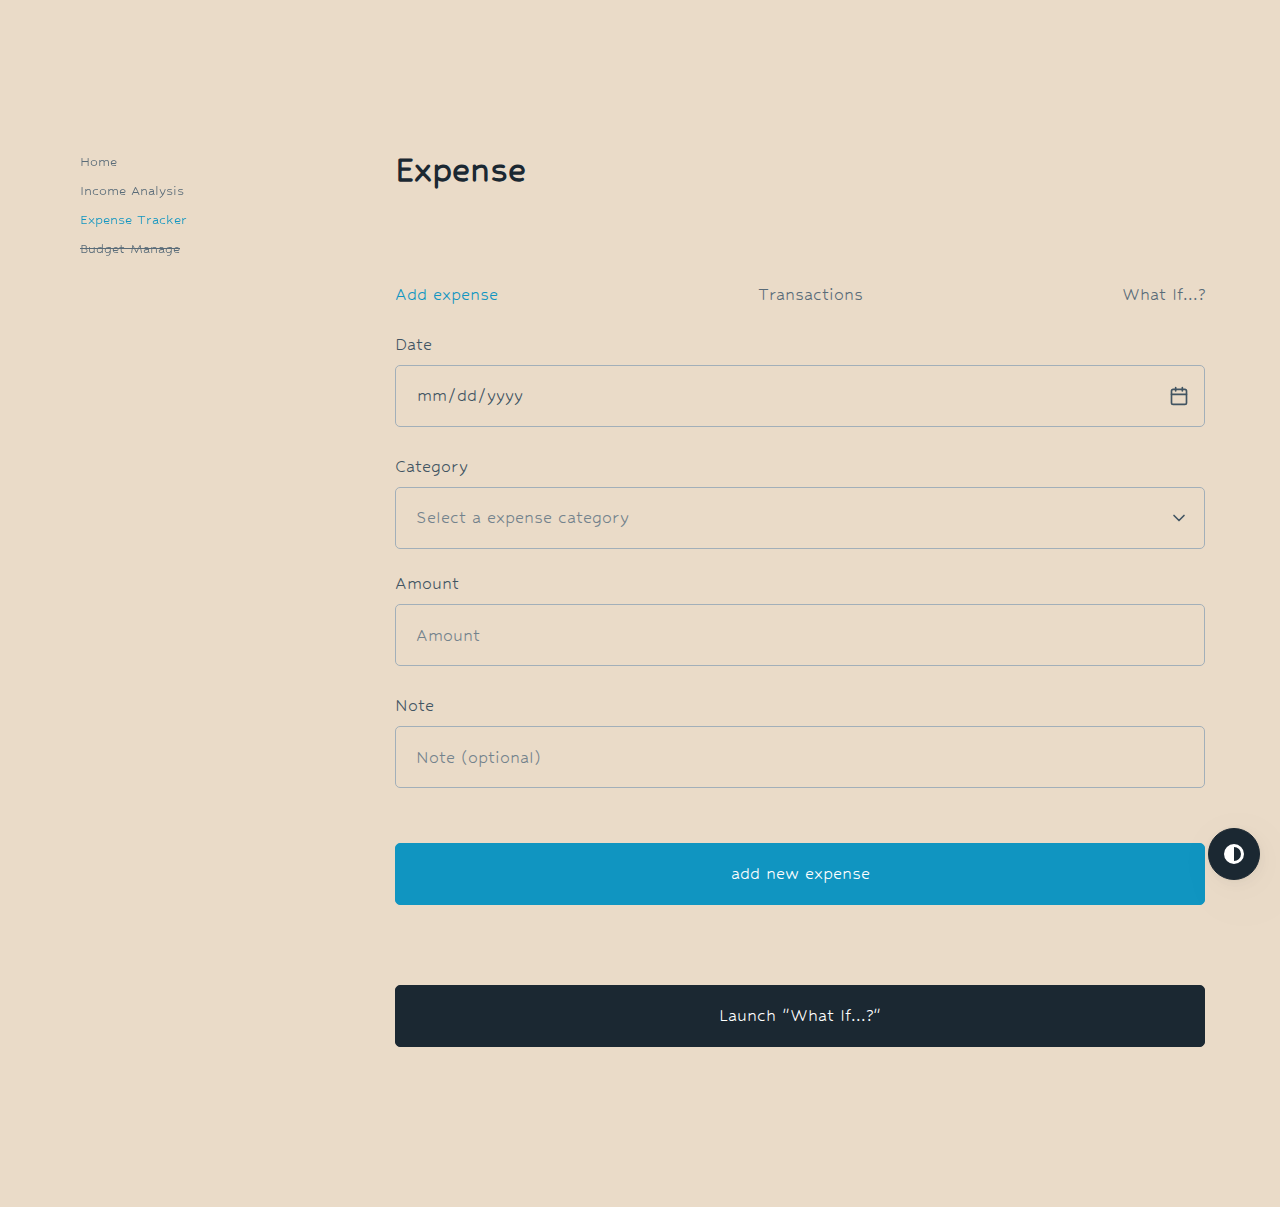
<file: frontend/src/expense.html>
<html lang="en">

<head>
    <meta charset="UTF-8">
    <meta name="viewport" content="width=device-width, initial-scale=1.0">
    <title>FinTra</title>
    <link href='https://fonts.googleapis.com/css?family=Hubballi' rel='stylesheet'>
    <link rel="stylesheet" href="css/pico.css">
    <link rel="stylesheet" href="css/pico.docs.css">
    <link rel="stylesheet" herf="css/switcher.css">
    <script src="js/themeswitcher.js" defer></script>
    <script src="js/expense.js" defer></script>
</head>

<body>
    <main class="container">
        <!-- Navigation Begin -->
        <aside>
            <nav>
                <ul>
                    <li>
                        <a href="/FinTra/frontend/src/index.html" class="secondary">Home</a>
                    </li>
                    <li>
                        <a href="/FinTra/frontend/src/income.html" class="secondary">Income Analysis</a>
                    </li>
                    <li>
                        <a href="/FinTra/frontend/src/expense.html">Expense Tracker</a>
                    </li>
                    <li>
                        <a class="secondary" aria-disabled="true"><s>Budget Manage</s></a>
                    </li>
                </ul>
            </nav>
        </aside>
        <!-- Navigation End -->
        <!-- Main Begin -->
        <div>
            <section>
                <hgroup>
                    <h1>Expense</h1>
                    <h2></h2>
                </hgroup>
                <nav>
                    <ul>
                        <li>
                            <a id="tabaddexpense">Add expense</a>
                        </li>
                    </ul>
                    <ul>
                        <li>
                            <a id="tabtransactions" class="secondary">Transactions</a>
                        </li>
                    </ul>
                    <ul>
                        <li>
                            <a id="tabwhatif" class="secondary">What If...?</a>
                        </li>
                    </ul>
                </nav>
                <!-- Add expense part Begin -->
                <section id="addexpense">
                    <form>
                        <label for="date">Date
                            <input type="date" id="date" name="date" required>
                        </label>

                        <label for="category">Category</label>
                        <select id="category" required>
                            <option value="" selected>Select a expense category</option>
                            <option value="">Expense</option>
                            <option value="">Spending</option>
                            <option value="">Transaction</option>
                        </select>

                        <label for="amount">Amount
                            <input type="number" id="amount" name="amount" placeholder="Amount" required>
                        </label>

                        <label for="note">Note
                            <input type="text" id="note" name="note" placeholder="Note (optional)">
                            <small></small>
                        </label>
                        <br>

                        <button type="submit">add new expense</button>
                    </form>
                </section>
                <!-- Add expense part End -->
                <!-- Transactions part Begin -->
                <section id="transactions" hidden>
                    <!--  -->
                </section>
                <!-- Transactions part End -->
                <!-- What If...? part Begin -->
                <section id="whatif">
                    <button class="contrast" data-target="modal-example" onClick="toggleModal(event)">
                        Launch "What If...?"
                    </button>
                </section>
                <!-- What If...? part End -->
            </section>
        </div>
        <!-- Main End -->
    </main>

    <!-- Modal for the "What If...?" -->
    <script src="js/modal.js"></script>
    <dialog id="modal-example">
        <article>
            <a herf="#close" aria-label="Close" class="close" data-target="modal-example"
                onclick="toggleModal(event)"></a>
            <h3>What If...?</h3>
            <p>ddd</p>
            <footer>
                <a href="#cancel" role="button" class="secondary" data-target="modal-example"
                    onclick="toggleModal(event)">
                    Cancel
                </a>
                <a href="#confirm" role="button" data-target="modal-example" onclick="toggleModal(event)">
                    Confirm
                </a>
            </footer>
        </article>
    </dialog>
    <script type="text/javascript">
        const btn_whatif = document.getElementById("whatif").querySelector("button");
        const p_whatif = document.getElementById("modal-example").querySelector("p");

        function update_p() {
            p_whatif.innerText = Math.floor(Math.random() * 10) % 2 != 1
                ? `Congrats! You won a lottery worth 50.000,00. \nHow would you deal with it?`
                : `Oh, you have to pay for unexpected tax of 10.000,00. \nHow would you deal with it?`;
        }

        btn_whatif.addEventListener("click", update_p);
    </script>

    <script src="js/pocketbase.umd.js"></script>
    <script type="text/javascript">
        const pb = new PocketBase("https://pb-fintra.fly.dev/");

        async function show_expense() {
            const records = await pb.collection('transactions').getFullList({
                sort: '-date',
            });
            const records_expense = records.filter((record) => record.inout === "expense");

            const total_expense = records_expense.reduce(
                (accumulator, currentValue) => accumulator + currentValue.amount, 0,
            );

            console.log(records_expense);

            records_expense.forEach((record) => {
                let section = document.createElement("section");
                section.innerHTML = `<span><strong>${record.inout.toUpperCase()}\)</strong></span><br><span>\> ${record.category}${record.source}</span> | <span>$ ${record.amount}</span> | <small>${record.date.substring(0, 10)}</small> : ${record.note}`;
                document.querySelector("section #transactions").appendChild(section);
            })
        }
        show_expense();

        const expenseForm = document.getElementById("addexpense").querySelector("form");

        async function handleExpenseSubmit(event) {
            event.preventDefault();
            console.log(event);
            t = event;

            const data = {
                "inout": "expense",
                "date": event.srcElement[0].value,
                "category": event.srcElement[1].selectedOptions[0].label.toLowerCase(),
                "amount": parseInt(event.srcElement[2].value, 10),
                "note": event.srcElement[3].value,
            };
            console.log(data);

            const record = await pb.collection('transactions').create(data);

            location.assign("/FinTra/frontend/src/expense.html");
        }

        expenseForm.addEventListener("submit", handleExpenseSubmit);
    </script>
</body>

</html>
</file>
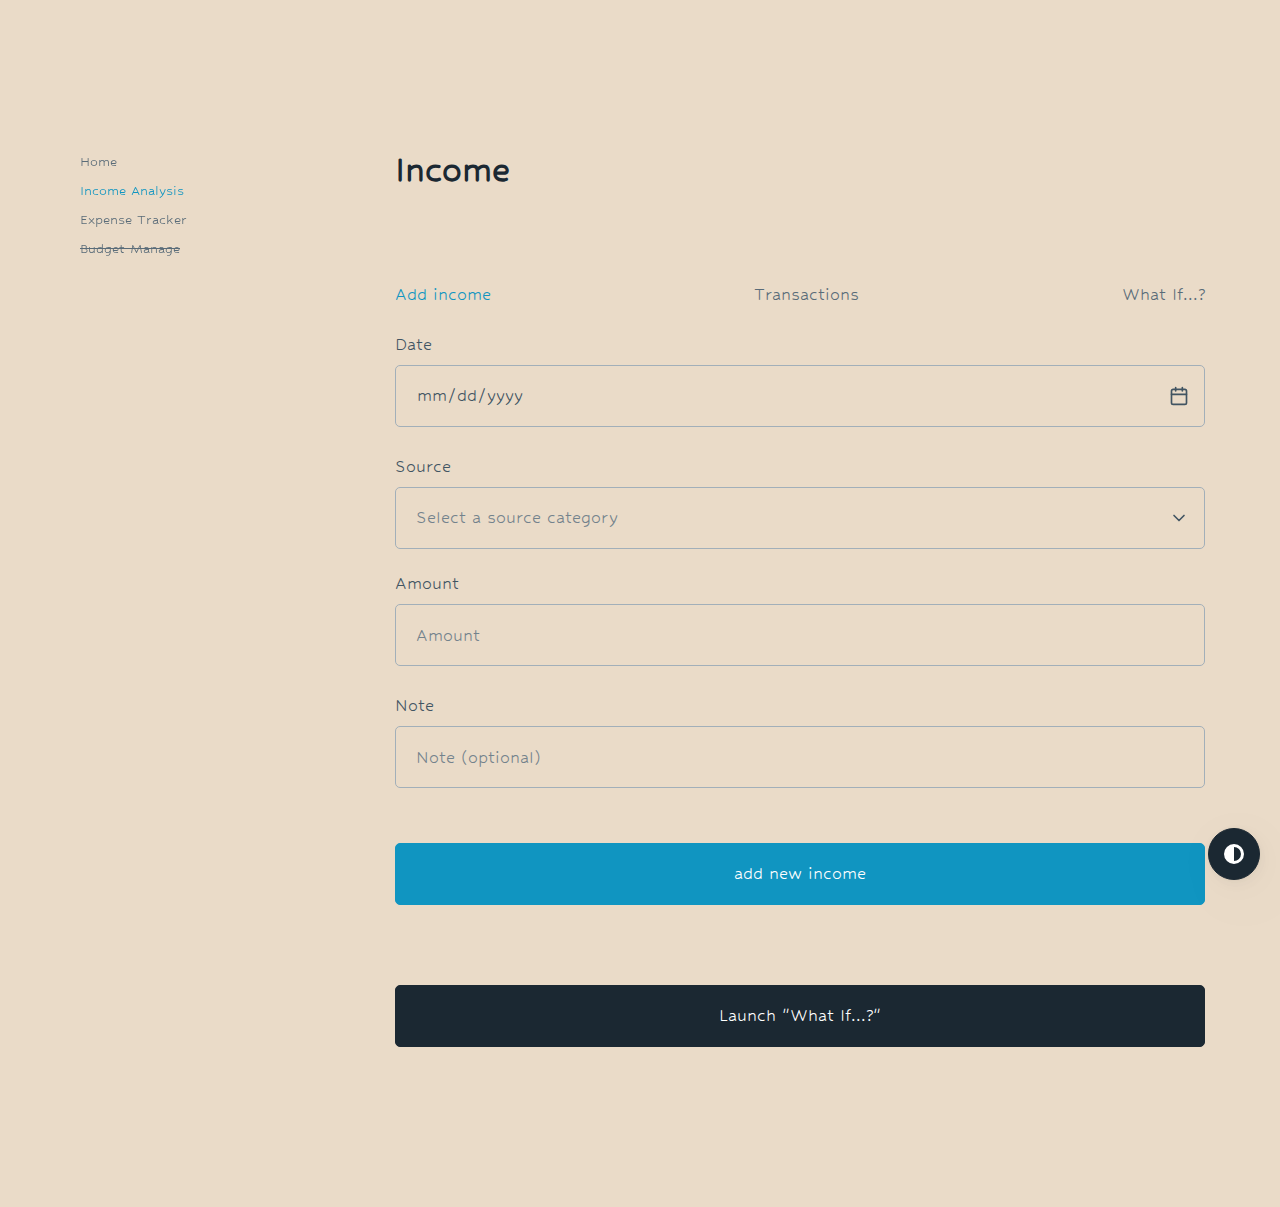
<file: frontend/src/income.html>
<html lang="en">

<head>
    <meta charset="UTF-8">
    <meta name="viewport" content="width=device-width, initial-scale=1.0">
    <title>FinTra</title>
    <link href='https://fonts.googleapis.com/css?family=Hubballi' rel='stylesheet'>
    <link rel="stylesheet" href="css/pico.css">
    <link rel="stylesheet" href="css/pico.docs.css">
    <link rel="stylesheet" herf="css/switcher.css">
    <script src="js/themeswitcher.js" defer></script>
    <script src="js/income.js" defer></script>
</head>

<body>
    <main class="container">
        <!-- Navigation Begin -->
        <aside>
            <nav>
                <ul>
                    <li>
                        <a href="/FinTra/frontend/src/index.html" class="secondary">Home</a>
                    </li>
                    <li>
                        <a href="/FinTra/frontend/src/income.html">Income Analysis</a>
                    </li>
                    <li>
                        <a href="/FinTra/frontend/src/expense.html" class="secondary">Expense Tracker</a>
                    </li>
                    <li>
                        <a class="secondary" aria-disabled="true"><s>Budget Manage</s></a>
                    </li>
                </ul>
            </nav>
        </aside>
        <!-- Navigation End -->
        <!-- Main Begin -->
        <div>
            <section>
                <hgroup>
                    <h1>Income</h1>
                    <h2></h2>
                </hgroup>
                <nav>
                    <ul>
                        <li>
                            <a id="tabaddincome">Add income</a>
                        </li>
                    </ul>
                    <ul>
                        <li>
                            <a id="tabtransactions" class="secondary">Transactions</a>
                        </li>
                    </ul>
                    <ul>
                        <li>
                            <a id="tabwhatif" class="secondary">What If...?</a>
                        </li>
                    </ul>
                </nav>
                <!-- Add income part Begin -->
                <section id="addincome">
                    <form>
                        <label for="date">Date
                            <input type="date" id="date" name="date" required>
                        </label>

                        <label for="source">Source</label>
                        <select id="source" required>
                            <option value="" selected>Select a source category</option>
                            <option value="">Income</option>
                            <option value="">Earnings</option>
                            <option value="">Revenue</option>
                        </select>

                        <label for="amount">Amount
                            <input type="number" id="amount" name="amount" placeholder="Amount" required>
                        </label>

                        <label for="note">Note
                            <input type="text" id="note" name="note" placeholder="Note (optional)">
                            <small></small>
                        </label>
                        <br>

                        <button type="submit">add new income</button>
                    </form>
                </section>
                <!-- Add income part End -->
                <!-- Transactions part Begin -->
                <section id="transactions" hidden>
                    <!--  -->
                </section>
                <!-- Transactions part End -->
                <!-- What If...? part Begin -->
                <section id="whatif">
                    <button class="contrast" data-target="modal-example" onClick="toggleModal(event)">
                        Launch "What If...?"
                    </button>
                </section>
                <!-- What If...? part End -->
            </section>
        </div>
        <!-- Main End -->
    </main>

    <!-- Modal for the "What If...?" -->
    <script src="js/modal.js"></script>
    <dialog id="modal-example">
        <article>
            <a herf="#close" aria-label="Close" class="close" data-target="modal-example"
                onclick="toggleModal(event)"></a>
            <h3>What If...?</h3>
            <p>ddd</p>
            <footer>
                <a href="#cancel" role="button" class="secondary" data-target="modal-example"
                    onclick="toggleModal(event)">
                    Cancel
                </a>
                <a href="#confirm" role="button" data-target="modal-example" onclick="toggleModal(event)">
                    Confirm
                </a>
            </footer>
        </article>
    </dialog>
    <script type="text/javascript">
        const btn_whatif = document.getElementById("whatif").querySelector("button");
        const p_whatif = document.getElementById("modal-example").querySelector("p");

        function update_p() {
            p_whatif.innerText = Math.floor(Math.random() * 10) % 2 != 1
                ? `Congrats! You won a lottery worth 50.000,00. \nHow would you deal with it?`
                : `Oh, you have to pay for unexpected tax of 10.000,00. \nHow would you deal with it?`;
        }

        btn_whatif.addEventListener("click", update_p);
    </script>

    <script src="js/pocketbase.umd.js"></script>
    <script type="text/javascript">
        const pb = new PocketBase("https://pb-fintra.fly.dev/");

        async function show_income() {
            const records = await pb.collection('transactions').getFullList({
                sort: '-date',
            });
            const records_income = records.filter((record) => record.inout === "income");

            const total_income = records_income.reduce(
                (accumulator, currentValue) => accumulator + currentValue.amount, 0,
            );

            console.log(records_income);

            records_income.forEach((record) => {
                let section = document.createElement("section");
                section.innerHTML = `<span><strong>${record.inout.toUpperCase()}\)</strong></span><br><span>\> ${record.category}${record.source}</span> | <span>$ ${record.amount}</span> | <small>${record.date.substring(0, 10)}</small> : ${record.note}`;
                document.querySelector("section #transactions").appendChild(section);
            })
        }
        show_income();

        const incomeForm = document.getElementById("addincome").querySelector("form");

        async function handleIncomeSubmit(event) {
            event.preventDefault();
            console.log(event);
            t = event;

            const data = {
                "inout": "income",
                "date": event.srcElement[0].value,
                "source": event.srcElement[1].selectedOptions[0].label.toLowerCase(),
                "amount": parseInt(event.srcElement[2].value, 10),
                "note": event.srcElement[3].value,
            };
            console.log(data);

            const record = await pb.collection('transactions').create(data);

            location.assign("/FinTra/frontend/src/income.html");
        }

        incomeForm.addEventListener("submit", handleIncomeSubmit);
    </script>
</body>

</html>
</file>
<file: frontend/src/css/pico.css>
@charset "UTF-8";
/*!
 * Pico CSS v1.5.10 (https://picocss.com)
 * Copyright 2019-2023 - Licensed under MIT
 */
/**
 * Theme: default
 */
:root {
  --font-family: "Hubballi", system-ui, -apple-system, "Segoe UI", "Roboto",
    "Ubuntu", "Cantarell", "Noto Sans", sans-serif, "Apple Color Emoji",
    "Segoe UI Emoji", "Segoe UI Symbol", "Noto Color Emoji";
  --line-height: 1.5;
  --font-weight: 400;
  --font-size: 16px;
  --border-radius: 0.25rem;
  --border-width: 1px;
  --outline-width: 3px;
  --spacing: 1rem;
  --typography-spacing-vertical: 1.5rem;
  --block-spacing-vertical: calc(var(--spacing) * 2);
  --block-spacing-horizontal: var(--spacing);
  --grid-spacing-vertical: 0;
  --grid-spacing-horizontal: var(--spacing);
  --form-element-spacing-vertical: 0.75rem;
  --form-element-spacing-horizontal: 1rem;
  --nav-element-spacing-vertical: 1rem;
  --nav-element-spacing-horizontal: 0.5rem;
  --nav-link-spacing-vertical: 0.5rem;
  --nav-link-spacing-horizontal: 0.5rem;
  --form-label-font-weight: var(--font-weight);
  --transition: 0.2s ease-in-out;
  --modal-overlay-backdrop-filter: blur(0.25rem);
}
@media (min-width: 576px) {
  :root {
    --font-size: 17px;
  }
}
@media (min-width: 768px) {
  :root {
    --font-size: 18px;
  }
}
@media (min-width: 992px) {
  :root {
    --font-size: 19px;
  }
}
@media (min-width: 1200px) {
  :root {
    --font-size: 20px;
  }
}

@media (min-width: 576px) {
  body > header,
  body > main,
  body > footer,
  section {
    --block-spacing-vertical: calc(var(--spacing) * 2.5);
  }
}
@media (min-width: 768px) {
  body > header,
  body > main,
  body > footer,
  section {
    --block-spacing-vertical: calc(var(--spacing) * 3);
  }
}
@media (min-width: 992px) {
  body > header,
  body > main,
  body > footer,
  section {
    --block-spacing-vertical: calc(var(--spacing) * 3.5);
  }
}
@media (min-width: 1200px) {
  body > header,
  body > main,
  body > footer,
  section {
    --block-spacing-vertical: calc(var(--spacing) * 4);
  }
}

@media (min-width: 576px) {
  article {
    --block-spacing-horizontal: calc(var(--spacing) * 1.25);
  }
}
@media (min-width: 768px) {
  article {
    --block-spacing-horizontal: calc(var(--spacing) * 1.5);
  }
}
@media (min-width: 992px) {
  article {
    --block-spacing-horizontal: calc(var(--spacing) * 1.75);
  }
}
@media (min-width: 1200px) {
  article {
    --block-spacing-horizontal: calc(var(--spacing) * 2);
  }
}

dialog > article {
  --block-spacing-vertical: calc(var(--spacing) * 2);
  --block-spacing-horizontal: var(--spacing);
}
@media (min-width: 576px) {
  dialog > article {
    --block-spacing-vertical: calc(var(--spacing) * 2.5);
    --block-spacing-horizontal: calc(var(--spacing) * 1.25);
  }
}
@media (min-width: 768px) {
  dialog > article {
    --block-spacing-vertical: calc(var(--spacing) * 3);
    --block-spacing-horizontal: calc(var(--spacing) * 1.5);
  }
}

a {
  --text-decoration: none;
}
a.secondary,
a.contrast {
  --text-decoration: underline;
}

small {
  --font-size: 0.875em;
}

h1,
h2,
h3,
h4,
h5,
h6 {
  --font-weight: 700;
}

h1 {
  --font-size: 2rem;
  --typography-spacing-vertical: 3rem;
}

h2 {
  --font-size: 1.75rem;
  --typography-spacing-vertical: 2.625rem;
}

h3 {
  --font-size: 1.5rem;
  --typography-spacing-vertical: 2.25rem;
}

h4 {
  --font-size: 1.25rem;
  --typography-spacing-vertical: 1.874rem;
}

h5 {
  --font-size: 1.125rem;
  --typography-spacing-vertical: 1.6875rem;
}

[type="checkbox"],
[type="radio"] {
  --border-width: 2px;
}

[type="checkbox"][role="switch"] {
  --border-width: 3px;
}

thead th,
thead td,
tfoot th,
tfoot td {
  --border-width: 3px;
}

:not(thead, tfoot) > * > td {
  --font-size: 0.875em;
}

pre,
code,
kbd,
samp {
  --font-family: "Menlo", "Consolas", "Roboto Mono", "Ubuntu Monospace",
    "Noto Mono", "Oxygen Mono", "Liberation Mono", monospace,
    "Apple Color Emoji", "Segoe UI Emoji", "Segoe UI Symbol", "Noto Color Emoji";
}

kbd {
  --font-weight: bolder;
}

[data-theme="light"],
:root:not([data-theme="dark"]) {
  /* --background-color: #fff; */
  /* --background-color: #faf1e4; */
  --background-color: #eadbc8;
  --color: hsl(205, 20%, 32%);
  --h1-color: hsl(205, 30%, 15%);
  --h2-color: #24333e;
  --h3-color: hsl(205, 25%, 23%);
  --h4-color: #374956;
  --h5-color: hsl(205, 20%, 32%);
  --h6-color: #4d606d;
  --muted-color: hsl(205, 10%, 50%);
  --muted-border-color: hsl(205, 20%, 94%);
  --primary: hsl(195, 85%, 41%);
  --primary-hover: hsl(195, 90%, 32%);
  --primary-focus: rgba(16, 149, 193, 0.125);
  --primary-inverse: #fff;
  --secondary: hsl(205, 15%, 41%);
  --secondary-hover: hsl(205, 20%, 32%);
  --secondary-focus: rgba(89, 107, 120, 0.125);
  --secondary-inverse: #fff;
  --contrast: hsl(205, 30%, 15%);
  --contrast-hover: #000;
  --contrast-focus: rgba(89, 107, 120, 0.125);
  --contrast-inverse: #fff;
  --mark-background-color: #fff2ca;
  --mark-color: #543a26;
  --ins-color: #388e3c;
  --del-color: #c62828;
  --blockquote-border-color: var(--muted-border-color);
  --blockquote-footer-color: var(--muted-color);
  --button-box-shadow: 0 0 0 rgba(0, 0, 0, 0);
  --button-hover-box-shadow: 0 0 0 rgba(0, 0, 0, 0);
  --form-element-background-color: transparent;
  --form-element-border-color: hsl(205, 14%, 68%);
  --form-element-color: var(--color);
  --form-element-placeholder-color: var(--muted-color);
  --form-element-active-background-color: transparent;
  --form-element-active-border-color: var(--primary);
  --form-element-focus-color: var(--primary-focus);
  --form-element-disabled-background-color: hsl(205, 18%, 86%);
  --form-element-disabled-border-color: hsl(205, 14%, 68%);
  --form-element-disabled-opacity: 0.5;
  --form-element-invalid-border-color: #c62828;
  --form-element-invalid-active-border-color: #d32f2f;
  --form-element-invalid-focus-color: rgba(211, 47, 47, 0.125);
  --form-element-valid-border-color: #388e3c;
  --form-element-valid-active-border-color: #43a047;
  --form-element-valid-focus-color: rgba(67, 160, 71, 0.125);
  --switch-background-color: hsl(205, 16%, 77%);
  --switch-color: var(--primary-inverse);
  --switch-checked-background-color: var(--primary);
  --range-border-color: hsl(205, 18%, 86%);
  --range-active-border-color: hsl(205, 16%, 77%);
  --range-thumb-border-color: var(--background-color);
  --range-thumb-color: var(--secondary);
  --range-thumb-hover-color: var(--secondary-hover);
  --range-thumb-active-color: var(--primary);
  --table-border-color: var(--muted-border-color);
  --table-row-stripped-background-color: #f6f8f9;
  --code-background-color: hsl(205, 20%, 94%);
  --code-color: var(--muted-color);
  --code-kbd-background-color: var(--contrast);
  --code-kbd-color: var(--contrast-inverse);
  --code-tag-color: hsl(330, 40%, 50%);
  --code-property-color: hsl(185, 40%, 40%);
  --code-value-color: hsl(40, 20%, 50%);
  --code-comment-color: hsl(205, 14%, 68%);
  --accordion-border-color: var(--muted-border-color);
  --accordion-close-summary-color: var(--color);
  --accordion-open-summary-color: var(--muted-color);
  --card-background-color: var(--background-color);
  --card-border-color: var(--muted-border-color);
  --card-box-shadow: 0.0145rem 0.029rem 0.174rem rgba(27, 40, 50, 0.01698),
    0.0335rem 0.067rem 0.402rem rgba(27, 40, 50, 0.024),
    0.0625rem 0.125rem 0.75rem rgba(27, 40, 50, 0.03),
    0.1125rem 0.225rem 1.35rem rgba(27, 40, 50, 0.036),
    0.2085rem 0.417rem 2.502rem rgba(27, 40, 50, 0.04302),
    0.5rem 1rem 6rem rgba(27, 40, 50, 0.06),
    0 0 0 0.0625rem rgba(27, 40, 50, 0.015);
  --card-sectionning-background-color: #fbfbfc;
  --dropdown-background-color: #fbfbfc;
  --dropdown-border-color: #e1e6eb;
  --dropdown-box-shadow: var(--card-box-shadow);
  --dropdown-color: var(--color);
  --dropdown-hover-background-color: hsl(205, 20%, 94%);
  --modal-overlay-background-color: rgba(213, 220, 226, 0.7);
  --progress-background-color: hsl(205, 18%, 86%);
  --progress-color: var(--primary);
  --loading-spinner-opacity: 0.5;
  --tooltip-background-color: var(--contrast);
  --tooltip-color: var(--contrast-inverse);
  --icon-checkbox: url("data:image/svg+xml,%3Csvg xmlns='http://www.w3.org/2000/svg' width='24' height='24' viewBox='0 0 24 24' fill='none' stroke='rgb(255, 255, 255)' stroke-width='4' stroke-linecap='round' stroke-linejoin='round'%3E%3Cpolyline points='20 6 9 17 4 12'%3E%3C/polyline%3E%3C/svg%3E");
  --icon-chevron: url("data:image/svg+xml,%3Csvg xmlns='http://www.w3.org/2000/svg' width='24' height='24' viewBox='0 0 24 24' fill='none' stroke='rgb(65, 84, 98)' stroke-width='2' stroke-linecap='round' stroke-linejoin='round'%3E%3Cpolyline points='6 9 12 15 18 9'%3E%3C/polyline%3E%3C/svg%3E");
  --icon-chevron-button: url("data:image/svg+xml,%3Csvg xmlns='http://www.w3.org/2000/svg' width='24' height='24' viewBox='0 0 24 24' fill='none' stroke='rgb(255, 255, 255)' stroke-width='2' stroke-linecap='round' stroke-linejoin='round'%3E%3Cpolyline points='6 9 12 15 18 9'%3E%3C/polyline%3E%3C/svg%3E");
  --icon-chevron-button-inverse: url("data:image/svg+xml,%3Csvg xmlns='http://www.w3.org/2000/svg' width='24' height='24' viewBox='0 0 24 24' fill='none' stroke='rgb(255, 255, 255)' stroke-width='2' stroke-linecap='round' stroke-linejoin='round'%3E%3Cpolyline points='6 9 12 15 18 9'%3E%3C/polyline%3E%3C/svg%3E");
  --icon-close: url("data:image/svg+xml,%3Csvg xmlns='http://www.w3.org/2000/svg' width='24' height='24' viewBox='0 0 24 24' fill='none' stroke='rgb(115, 130, 140)' stroke-width='4' stroke-linecap='round' stroke-linejoin='round'%3E%3Cline x1='18' y1='6' x2='6' y2='18'%3E%3C/line%3E%3Cline x1='6' y1='6' x2='18' y2='18'%3E%3C/line%3E%3C/svg%3E");
  --icon-date: url("data:image/svg+xml,%3Csvg xmlns='http://www.w3.org/2000/svg' width='24' height='24' viewBox='0 0 24 24' fill='none' stroke='rgb(65, 84, 98)' stroke-width='2' stroke-linecap='round' stroke-linejoin='round'%3E%3Crect x='3' y='4' width='18' height='18' rx='2' ry='2'%3E%3C/rect%3E%3Cline x1='16' y1='2' x2='16' y2='6'%3E%3C/line%3E%3Cline x1='8' y1='2' x2='8' y2='6'%3E%3C/line%3E%3Cline x1='3' y1='10' x2='21' y2='10'%3E%3C/line%3E%3C/svg%3E");
  --icon-invalid: url("data:image/svg+xml,%3Csvg xmlns='http://www.w3.org/2000/svg' width='24' height='24' viewBox='0 0 24 24' fill='none' stroke='rgb(198, 40, 40)' stroke-width='2' stroke-linecap='round' stroke-linejoin='round'%3E%3Ccircle cx='12' cy='12' r='10'%3E%3C/circle%3E%3Cline x1='12' y1='8' x2='12' y2='12'%3E%3C/line%3E%3Cline x1='12' y1='16' x2='12.01' y2='16'%3E%3C/line%3E%3C/svg%3E");
  --icon-minus: url("data:image/svg+xml,%3Csvg xmlns='http://www.w3.org/2000/svg' width='24' height='24' viewBox='0 0 24 24' fill='none' stroke='rgb(255, 255, 255)' stroke-width='4' stroke-linecap='round' stroke-linejoin='round'%3E%3Cline x1='5' y1='12' x2='19' y2='12'%3E%3C/line%3E%3C/svg%3E");
  --icon-search: url("data:image/svg+xml,%3Csvg xmlns='http://www.w3.org/2000/svg' width='24' height='24' viewBox='0 0 24 24' fill='none' stroke='rgb(65, 84, 98)' stroke-width='2' stroke-linecap='round' stroke-linejoin='round'%3E%3Ccircle cx='11' cy='11' r='8'%3E%3C/circle%3E%3Cline x1='21' y1='21' x2='16.65' y2='16.65'%3E%3C/line%3E%3C/svg%3E");
  --icon-time: url("data:image/svg+xml,%3Csvg xmlns='http://www.w3.org/2000/svg' width='24' height='24' viewBox='0 0 24 24' fill='none' stroke='rgb(65, 84, 98)' stroke-width='2' stroke-linecap='round' stroke-linejoin='round'%3E%3Ccircle cx='12' cy='12' r='10'%3E%3C/circle%3E%3Cpolyline points='12 6 12 12 16 14'%3E%3C/polyline%3E%3C/svg%3E");
  --icon-valid: url("data:image/svg+xml,%3Csvg xmlns='http://www.w3.org/2000/svg' width='24' height='24' viewBox='0 0 24 24' fill='none' stroke='rgb(56, 142, 60)' stroke-width='3' stroke-linecap='round' stroke-linejoin='round'%3E%3Cpolyline points='20 6 9 17 4 12'%3E%3C/polyline%3E%3C/svg%3E");
  color-scheme: light;
}

@media only screen and (prefers-color-scheme: dark) {
  :root:not([data-theme]) {
    --background-color: #11191f;
    --color: hsl(205, 16%, 77%);
    --h1-color: hsl(205, 20%, 94%);
    --h2-color: #e1e6eb;
    --h3-color: hsl(205, 18%, 86%);
    --h4-color: #c8d1d8;
    --h5-color: hsl(205, 16%, 77%);
    --h6-color: #afbbc4;
    --muted-color: hsl(205, 10%, 50%);
    --muted-border-color: #1f2d38;
    --primary: hsl(195, 85%, 41%);
    --primary-hover: hsl(195, 80%, 50%);
    --primary-focus: rgba(16, 149, 193, 0.25);
    --primary-inverse: #fff;
    --secondary: hsl(205, 15%, 41%);
    --secondary-hover: hsl(205, 10%, 50%);
    --secondary-focus: rgba(115, 130, 140, 0.25);
    --secondary-inverse: #fff;
    --contrast: hsl(205, 20%, 94%);
    --contrast-hover: #fff;
    --contrast-focus: rgba(115, 130, 140, 0.25);
    --contrast-inverse: #000;
    --mark-background-color: #d1c284;
    --mark-color: #11191f;
    --ins-color: #388e3c;
    --del-color: #c62828;
    --blockquote-border-color: var(--muted-border-color);
    --blockquote-footer-color: var(--muted-color);
    --button-box-shadow: 0 0 0 rgba(0, 0, 0, 0);
    --button-hover-box-shadow: 0 0 0 rgba(0, 0, 0, 0);
    --form-element-background-color: #11191f;
    --form-element-border-color: #374956;
    --form-element-color: var(--color);
    --form-element-placeholder-color: var(--muted-color);
    --form-element-active-background-color: var(
      --form-element-background-color
    );
    --form-element-active-border-color: var(--primary);
    --form-element-focus-color: var(--primary-focus);
    --form-element-disabled-background-color: hsl(205, 25%, 23%);
    --form-element-disabled-border-color: hsl(205, 20%, 32%);
    --form-element-disabled-opacity: 0.5;
    --form-element-invalid-border-color: #b71c1c;
    --form-element-invalid-active-border-color: #c62828;
    --form-element-invalid-focus-color: rgba(198, 40, 40, 0.25);
    --form-element-valid-border-color: #2e7d32;
    --form-element-valid-active-border-color: #388e3c;
    --form-element-valid-focus-color: rgba(56, 142, 60, 0.25);
    --switch-background-color: #374956;
    --switch-color: var(--primary-inverse);
    --switch-checked-background-color: var(--primary);
    --range-border-color: #24333e;
    --range-active-border-color: hsl(205, 25%, 23%);
    --range-thumb-border-color: var(--background-color);
    --range-thumb-color: var(--secondary);
    --range-thumb-hover-color: var(--secondary-hover);
    --range-thumb-active-color: var(--primary);
    --table-border-color: var(--muted-border-color);
    --table-row-stripped-background-color: rgba(115, 130, 140, 0.05);
    --code-background-color: #18232c;
    --code-color: var(--muted-color);
    --code-kbd-background-color: var(--contrast);
    --code-kbd-color: var(--contrast-inverse);
    --code-tag-color: hsl(330, 30%, 50%);
    --code-property-color: hsl(185, 30%, 50%);
    --code-value-color: hsl(40, 10%, 50%);
    --code-comment-color: #4d606d;
    --accordion-border-color: var(--muted-border-color);
    --accordion-active-summary-color: var(--primary);
    --accordion-close-summary-color: var(--color);
    --accordion-open-summary-color: var(--muted-color);
    --card-background-color: #141e26;
    --card-border-color: var(--card-background-color);
    --card-box-shadow: 0.0145rem 0.029rem 0.174rem rgba(0, 0, 0, 0.01698),
      0.0335rem 0.067rem 0.402rem rgba(0, 0, 0, 0.024),
      0.0625rem 0.125rem 0.75rem rgba(0, 0, 0, 0.03),
      0.1125rem 0.225rem 1.35rem rgba(0, 0, 0, 0.036),
      0.2085rem 0.417rem 2.502rem rgba(0, 0, 0, 0.04302),
      0.5rem 1rem 6rem rgba(0, 0, 0, 0.06), 0 0 0 0.0625rem rgba(0, 0, 0, 0.015);
    --card-sectionning-background-color: #18232c;
    --dropdown-background-color: hsl(205, 30%, 15%);
    --dropdown-border-color: #24333e;
    --dropdown-box-shadow: var(--card-box-shadow);
    --dropdown-color: var(--color);
    --dropdown-hover-background-color: rgba(36, 51, 62, 0.75);
    --modal-overlay-background-color: rgba(36, 51, 62, 0.8);
    --progress-background-color: #24333e;
    --progress-color: var(--primary);
    --loading-spinner-opacity: 0.5;
    --tooltip-background-color: var(--contrast);
    --tooltip-color: var(--contrast-inverse);
    --icon-checkbox: url("data:image/svg+xml,%3Csvg xmlns='http://www.w3.org/2000/svg' width='24' height='24' viewBox='0 0 24 24' fill='none' stroke='rgb(255, 255, 255)' stroke-width='4' stroke-linecap='round' stroke-linejoin='round'%3E%3Cpolyline points='20 6 9 17 4 12'%3E%3C/polyline%3E%3C/svg%3E");
    --icon-chevron: url("data:image/svg+xml,%3Csvg xmlns='http://www.w3.org/2000/svg' width='24' height='24' viewBox='0 0 24 24' fill='none' stroke='rgb(162, 175, 185)' stroke-width='2' stroke-linecap='round' stroke-linejoin='round'%3E%3Cpolyline points='6 9 12 15 18 9'%3E%3C/polyline%3E%3C/svg%3E");
    --icon-chevron-button: url("data:image/svg+xml,%3Csvg xmlns='http://www.w3.org/2000/svg' width='24' height='24' viewBox='0 0 24 24' fill='none' stroke='rgb(255, 255, 255)' stroke-width='2' stroke-linecap='round' stroke-linejoin='round'%3E%3Cpolyline points='6 9 12 15 18 9'%3E%3C/polyline%3E%3C/svg%3E");
    --icon-chevron-button-inverse: url("data:image/svg+xml,%3Csvg xmlns='http://www.w3.org/2000/svg' width='24' height='24' viewBox='0 0 24 24' fill='none' stroke='rgb(0, 0, 0)' stroke-width='2' stroke-linecap='round' stroke-linejoin='round'%3E%3Cpolyline points='6 9 12 15 18 9'%3E%3C/polyline%3E%3C/svg%3E");
    --icon-close: url("data:image/svg+xml,%3Csvg xmlns='http://www.w3.org/2000/svg' width='24' height='24' viewBox='0 0 24 24' fill='none' stroke='rgb(115, 130, 140)' stroke-width='4' stroke-linecap='round' stroke-linejoin='round'%3E%3Cline x1='18' y1='6' x2='6' y2='18'%3E%3C/line%3E%3Cline x1='6' y1='6' x2='18' y2='18'%3E%3C/line%3E%3C/svg%3E");
    --icon-date: url("data:image/svg+xml,%3Csvg xmlns='http://www.w3.org/2000/svg' width='24' height='24' viewBox='0 0 24 24' fill='none' stroke='rgb(162, 175, 185)' stroke-width='2' stroke-linecap='round' stroke-linejoin='round'%3E%3Crect x='3' y='4' width='18' height='18' rx='2' ry='2'%3E%3C/rect%3E%3Cline x1='16' y1='2' x2='16' y2='6'%3E%3C/line%3E%3Cline x1='8' y1='2' x2='8' y2='6'%3E%3C/line%3E%3Cline x1='3' y1='10' x2='21' y2='10'%3E%3C/line%3E%3C/svg%3E");
    --icon-invalid: url("data:image/svg+xml,%3Csvg xmlns='http://www.w3.org/2000/svg' width='24' height='24' viewBox='0 0 24 24' fill='none' stroke='rgb(183, 28, 28)' stroke-width='2' stroke-linecap='round' stroke-linejoin='round'%3E%3Ccircle cx='12' cy='12' r='10'%3E%3C/circle%3E%3Cline x1='12' y1='8' x2='12' y2='12'%3E%3C/line%3E%3Cline x1='12' y1='16' x2='12.01' y2='16'%3E%3C/line%3E%3C/svg%3E");
    --icon-minus: url("data:image/svg+xml,%3Csvg xmlns='http://www.w3.org/2000/svg' width='24' height='24' viewBox='0 0 24 24' fill='none' stroke='rgb(255, 255, 255)' stroke-width='4' stroke-linecap='round' stroke-linejoin='round'%3E%3Cline x1='5' y1='12' x2='19' y2='12'%3E%3C/line%3E%3C/svg%3E");
    --icon-search: url("data:image/svg+xml,%3Csvg xmlns='http://www.w3.org/2000/svg' width='24' height='24' viewBox='0 0 24 24' fill='none' stroke='rgb(162, 175, 185)' stroke-width='2' stroke-linecap='round' stroke-linejoin='round'%3E%3Ccircle cx='11' cy='11' r='8'%3E%3C/circle%3E%3Cline x1='21' y1='21' x2='16.65' y2='16.65'%3E%3C/line%3E%3C/svg%3E");
    --icon-time: url("data:image/svg+xml,%3Csvg xmlns='http://www.w3.org/2000/svg' width='24' height='24' viewBox='0 0 24 24' fill='none' stroke='rgb(162, 175, 185)' stroke-width='2' stroke-linecap='round' stroke-linejoin='round'%3E%3Ccircle cx='12' cy='12' r='10'%3E%3C/circle%3E%3Cpolyline points='12 6 12 12 16 14'%3E%3C/polyline%3E%3C/svg%3E");
    --icon-valid: url("data:image/svg+xml,%3Csvg xmlns='http://www.w3.org/2000/svg' width='24' height='24' viewBox='0 0 24 24' fill='none' stroke='rgb(46, 125, 50)' stroke-width='3' stroke-linecap='round' stroke-linejoin='round'%3E%3Cpolyline points='20 6 9 17 4 12'%3E%3C/polyline%3E%3C/svg%3E");
    color-scheme: dark;
  }
}
[data-theme="dark"] {
  --background-color: #11191f;
  --color: hsl(205, 16%, 77%);
  --h1-color: hsl(205, 20%, 94%);
  --h2-color: #e1e6eb;
  --h3-color: hsl(205, 18%, 86%);
  --h4-color: #c8d1d8;
  --h5-color: hsl(205, 16%, 77%);
  --h6-color: #afbbc4;
  --muted-color: hsl(205, 10%, 50%);
  --muted-border-color: #1f2d38;
  --primary: hsl(195, 85%, 41%);
  --primary-hover: hsl(195, 80%, 50%);
  --primary-focus: rgba(16, 149, 193, 0.25);
  --primary-inverse: #fff;
  --secondary: hsl(205, 15%, 41%);
  --secondary-hover: hsl(205, 10%, 50%);
  --secondary-focus: rgba(115, 130, 140, 0.25);
  --secondary-inverse: #fff;
  --contrast: hsl(205, 20%, 94%);
  --contrast-hover: #fff;
  --contrast-focus: rgba(115, 130, 140, 0.25);
  --contrast-inverse: #000;
  --mark-background-color: #d1c284;
  --mark-color: #11191f;
  --ins-color: #388e3c;
  --del-color: #c62828;
  --blockquote-border-color: var(--muted-border-color);
  --blockquote-footer-color: var(--muted-color);
  --button-box-shadow: 0 0 0 rgba(0, 0, 0, 0);
  --button-hover-box-shadow: 0 0 0 rgba(0, 0, 0, 0);
  --form-element-background-color: #11191f;
  --form-element-border-color: #374956;
  --form-element-color: var(--color);
  --form-element-placeholder-color: var(--muted-color);
  --form-element-active-background-color: var(--form-element-background-color);
  --form-element-active-border-color: var(--primary);
  --form-element-focus-color: var(--primary-focus);
  --form-element-disabled-background-color: hsl(205, 25%, 23%);
  --form-element-disabled-border-color: hsl(205, 20%, 32%);
  --form-element-disabled-opacity: 0.5;
  --form-element-invalid-border-color: #b71c1c;
  --form-element-invalid-active-border-color: #c62828;
  --form-element-invalid-focus-color: rgba(198, 40, 40, 0.25);
  --form-element-valid-border-color: #2e7d32;
  --form-element-valid-active-border-color: #388e3c;
  --form-element-valid-focus-color: rgba(56, 142, 60, 0.25);
  --switch-background-color: #374956;
  --switch-color: var(--primary-inverse);
  --switch-checked-background-color: var(--primary);
  --range-border-color: #24333e;
  --range-active-border-color: hsl(205, 25%, 23%);
  --range-thumb-border-color: var(--background-color);
  --range-thumb-color: var(--secondary);
  --range-thumb-hover-color: var(--secondary-hover);
  --range-thumb-active-color: var(--primary);
  --table-border-color: var(--muted-border-color);
  --table-row-stripped-background-color: rgba(115, 130, 140, 0.05);
  --code-background-color: #18232c;
  --code-color: var(--muted-color);
  --code-kbd-background-color: var(--contrast);
  --code-kbd-color: var(--contrast-inverse);
  --code-tag-color: hsl(330, 30%, 50%);
  --code-property-color: hsl(185, 30%, 50%);
  --code-value-color: hsl(40, 10%, 50%);
  --code-comment-color: #4d606d;
  --accordion-border-color: var(--muted-border-color);
  --accordion-active-summary-color: var(--primary);
  --accordion-close-summary-color: var(--color);
  --accordion-open-summary-color: var(--muted-color);
  --card-background-color: #141e26;
  --card-border-color: var(--card-background-color);
  --card-box-shadow: 0.0145rem 0.029rem 0.174rem rgba(0, 0, 0, 0.01698),
    0.0335rem 0.067rem 0.402rem rgba(0, 0, 0, 0.024),
    0.0625rem 0.125rem 0.75rem rgba(0, 0, 0, 0.03),
    0.1125rem 0.225rem 1.35rem rgba(0, 0, 0, 0.036),
    0.2085rem 0.417rem 2.502rem rgba(0, 0, 0, 0.04302),
    0.5rem 1rem 6rem rgba(0, 0, 0, 0.06), 0 0 0 0.0625rem rgba(0, 0, 0, 0.015);
  --card-sectionning-background-color: #18232c;
  --dropdown-background-color: hsl(205, 30%, 15%);
  --dropdown-border-color: #24333e;
  --dropdown-box-shadow: var(--card-box-shadow);
  --dropdown-color: var(--color);
  --dropdown-hover-background-color: rgba(36, 51, 62, 0.75);
  --modal-overlay-background-color: rgba(36, 51, 62, 0.8);
  --progress-background-color: #24333e;
  --progress-color: var(--primary);
  --loading-spinner-opacity: 0.5;
  --tooltip-background-color: var(--contrast);
  --tooltip-color: var(--contrast-inverse);
  --icon-checkbox: url("data:image/svg+xml,%3Csvg xmlns='http://www.w3.org/2000/svg' width='24' height='24' viewBox='0 0 24 24' fill='none' stroke='rgb(255, 255, 255)' stroke-width='4' stroke-linecap='round' stroke-linejoin='round'%3E%3Cpolyline points='20 6 9 17 4 12'%3E%3C/polyline%3E%3C/svg%3E");
  --icon-chevron: url("data:image/svg+xml,%3Csvg xmlns='http://www.w3.org/2000/svg' width='24' height='24' viewBox='0 0 24 24' fill='none' stroke='rgb(162, 175, 185)' stroke-width='2' stroke-linecap='round' stroke-linejoin='round'%3E%3Cpolyline points='6 9 12 15 18 9'%3E%3C/polyline%3E%3C/svg%3E");
  --icon-chevron-button: url("data:image/svg+xml,%3Csvg xmlns='http://www.w3.org/2000/svg' width='24' height='24' viewBox='0 0 24 24' fill='none' stroke='rgb(255, 255, 255)' stroke-width='2' stroke-linecap='round' stroke-linejoin='round'%3E%3Cpolyline points='6 9 12 15 18 9'%3E%3C/polyline%3E%3C/svg%3E");
  --icon-chevron-button-inverse: url("data:image/svg+xml,%3Csvg xmlns='http://www.w3.org/2000/svg' width='24' height='24' viewBox='0 0 24 24' fill='none' stroke='rgb(0, 0, 0)' stroke-width='2' stroke-linecap='round' stroke-linejoin='round'%3E%3Cpolyline points='6 9 12 15 18 9'%3E%3C/polyline%3E%3C/svg%3E");
  --icon-close: url("data:image/svg+xml,%3Csvg xmlns='http://www.w3.org/2000/svg' width='24' height='24' viewBox='0 0 24 24' fill='none' stroke='rgb(115, 130, 140)' stroke-width='4' stroke-linecap='round' stroke-linejoin='round'%3E%3Cline x1='18' y1='6' x2='6' y2='18'%3E%3C/line%3E%3Cline x1='6' y1='6' x2='18' y2='18'%3E%3C/line%3E%3C/svg%3E");
  --icon-date: url("data:image/svg+xml,%3Csvg xmlns='http://www.w3.org/2000/svg' width='24' height='24' viewBox='0 0 24 24' fill='none' stroke='rgb(162, 175, 185)' stroke-width='2' stroke-linecap='round' stroke-linejoin='round'%3E%3Crect x='3' y='4' width='18' height='18' rx='2' ry='2'%3E%3C/rect%3E%3Cline x1='16' y1='2' x2='16' y2='6'%3E%3C/line%3E%3Cline x1='8' y1='2' x2='8' y2='6'%3E%3C/line%3E%3Cline x1='3' y1='10' x2='21' y2='10'%3E%3C/line%3E%3C/svg%3E");
  --icon-invalid: url("data:image/svg+xml,%3Csvg xmlns='http://www.w3.org/2000/svg' width='24' height='24' viewBox='0 0 24 24' fill='none' stroke='rgb(183, 28, 28)' stroke-width='2' stroke-linecap='round' stroke-linejoin='round'%3E%3Ccircle cx='12' cy='12' r='10'%3E%3C/circle%3E%3Cline x1='12' y1='8' x2='12' y2='12'%3E%3C/line%3E%3Cline x1='12' y1='16' x2='12.01' y2='16'%3E%3C/line%3E%3C/svg%3E");
  --icon-minus: url("data:image/svg+xml,%3Csvg xmlns='http://www.w3.org/2000/svg' width='24' height='24' viewBox='0 0 24 24' fill='none' stroke='rgb(255, 255, 255)' stroke-width='4' stroke-linecap='round' stroke-linejoin='round'%3E%3Cline x1='5' y1='12' x2='19' y2='12'%3E%3C/line%3E%3C/svg%3E");
  --icon-search: url("data:image/svg+xml,%3Csvg xmlns='http://www.w3.org/2000/svg' width='24' height='24' viewBox='0 0 24 24' fill='none' stroke='rgb(162, 175, 185)' stroke-width='2' stroke-linecap='round' stroke-linejoin='round'%3E%3Ccircle cx='11' cy='11' r='8'%3E%3C/circle%3E%3Cline x1='21' y1='21' x2='16.65' y2='16.65'%3E%3C/line%3E%3C/svg%3E");
  --icon-time: url("data:image/svg+xml,%3Csvg xmlns='http://www.w3.org/2000/svg' width='24' height='24' viewBox='0 0 24 24' fill='none' stroke='rgb(162, 175, 185)' stroke-width='2' stroke-linecap='round' stroke-linejoin='round'%3E%3Ccircle cx='12' cy='12' r='10'%3E%3C/circle%3E%3Cpolyline points='12 6 12 12 16 14'%3E%3C/polyline%3E%3C/svg%3E");
  --icon-valid: url("data:image/svg+xml,%3Csvg xmlns='http://www.w3.org/2000/svg' width='24' height='24' viewBox='0 0 24 24' fill='none' stroke='rgb(46, 125, 50)' stroke-width='3' stroke-linecap='round' stroke-linejoin='round'%3E%3Cpolyline points='20 6 9 17 4 12'%3E%3C/polyline%3E%3C/svg%3E");
  color-scheme: dark;
}

progress,
[type="checkbox"],
[type="radio"],
[type="range"] {
  accent-color: var(--primary);
}

/**
 * Document
 * Content-box & Responsive typography
 */
*,
*::before,
*::after {
  box-sizing: border-box;
  background-repeat: no-repeat;
}

::before,
::after {
  text-decoration: inherit;
  vertical-align: inherit;
}

:where(:root) {
  -webkit-tap-highlight-color: transparent;
  -webkit-text-size-adjust: 100%;
  -moz-text-size-adjust: 100%;
  text-size-adjust: 100%;
  background-color: var(--background-color);
  color: var(--color);
  font-weight: var(--font-weight);
  font-size: var(--font-size);
  line-height: var(--line-height);
  font-family: var(--font-family);
  text-rendering: optimizeLegibility;
  overflow-wrap: break-word;
  cursor: default;
  -moz-tab-size: 4;
  -o-tab-size: 4;
  tab-size: 4;
}

/**
 * Sectioning
 * Container and responsive spacings for header, main, footer
 */
main {
  display: block;
}

body {
  width: 100%;
  margin: 0;
}
body > header,
body > main,
body > footer {
  width: 100%;
  margin-right: auto;
  margin-left: auto;
  padding: var(--block-spacing-vertical) 0;
}

/**
* Container
*/
.container,
.container-fluid {
  width: 100%;
  margin-right: auto;
  margin-left: auto;
  padding-right: var(--spacing);
  padding-left: var(--spacing);
}

@media (min-width: 576px) {
  .container {
    max-width: 510px;
    padding-right: 0;
    padding-left: 0;
  }
}
@media (min-width: 768px) {
  .container {
    max-width: 700px;
  }
}
@media (min-width: 992px) {
  .container {
    max-width: 920px;
  }
}
@media (min-width: 1200px) {
  .container {
    max-width: 1130px;
  }
}

/**
 * Section
 * Responsive spacings for section
 */
section {
  margin-bottom: var(--block-spacing-vertical);
}

/**
* Grid
* Minimal grid system with auto-layout columns
*/
.grid {
  grid-column-gap: var(--grid-spacing-horizontal);
  grid-row-gap: var(--grid-spacing-vertical);
  display: grid;
  grid-template-columns: 1fr;
  margin: 0;
}
@media (min-width: 992px) {
  .grid {
    grid-template-columns: repeat(auto-fit, minmax(0%, 1fr));
  }
}
.grid > * {
  min-width: 0;
}

/**
 * Horizontal scroller (<figure>)
 */
figure {
  display: block;
  margin: 0;
  padding: 0;
  overflow-x: auto;
}
figure figcaption {
  padding: calc(var(--spacing) * 0.5) 0;
  color: var(--muted-color);
}

/**
 * Typography
 */
b,
strong {
  font-weight: bolder;
}

sub,
sup {
  position: relative;
  font-size: 0.75em;
  line-height: 0;
  vertical-align: baseline;
}

sub {
  bottom: -0.25em;
}

sup {
  top: -0.5em;
}

address,
blockquote,
dl,
figure,
form,
ol,
p,
pre,
table,
ul {
  margin-top: 0;
  margin-bottom: var(--typography-spacing-vertical);
  color: var(--color);
  font-style: normal;
  font-weight: var(--font-weight);
  font-size: var(--font-size);
}

a,
[role="link"] {
  --color: var(--primary);
  --background-color: transparent;
  outline: none;
  background-color: var(--background-color);
  color: var(--color);
  -webkit-text-decoration: var(--text-decoration);
  text-decoration: var(--text-decoration);
  transition: background-color var(--transition), color var(--transition),
    box-shadow var(--transition), -webkit-text-decoration var(--transition);
  transition: background-color var(--transition), color var(--transition),
    text-decoration var(--transition), box-shadow var(--transition);
  transition: background-color var(--transition), color var(--transition),
    text-decoration var(--transition), box-shadow var(--transition),
    -webkit-text-decoration var(--transition);
}
a:is([aria-current], :hover, :active, :focus),
[role="link"]:is([aria-current], :hover, :active, :focus) {
  --color: var(--primary-hover);
  --text-decoration: underline;
}
a:focus,
[role="link"]:focus {
  --background-color: var(--primary-focus);
}
a.secondary,
[role="link"].secondary {
  --color: var(--secondary);
}
a.secondary:is([aria-current], :hover, :active, :focus),
[role="link"].secondary:is([aria-current], :hover, :active, :focus) {
  --color: var(--secondary-hover);
}
a.secondary:focus,
[role="link"].secondary:focus {
  --background-color: var(--secondary-focus);
}
a.contrast,
[role="link"].contrast {
  --color: var(--contrast);
}
a.contrast:is([aria-current], :hover, :active, :focus),
[role="link"].contrast:is([aria-current], :hover, :active, :focus) {
  --color: var(--contrast-hover);
}
a.contrast:focus,
[role="link"].contrast:focus {
  --background-color: var(--contrast-focus);
}

h1,
h2,
h3,
h4,
h5,
h6 {
  margin-top: 0;
  margin-bottom: var(--typography-spacing-vertical);
  color: var(--color);
  font-weight: var(--font-weight);
  font-size: var(--font-size);
  font-family: var(--font-family);
}

h1 {
  --color: var(--h1-color);
}

h2 {
  --color: var(--h2-color);
}

h3 {
  --color: var(--h3-color);
}

h4 {
  --color: var(--h4-color);
}

h5 {
  --color: var(--h5-color);
}

h6 {
  --color: var(--h6-color);
}

:where(address, blockquote, dl, figure, form, ol, p, pre, table, ul)
  ~ :is(h1, h2, h3, h4, h5, h6) {
  margin-top: var(--typography-spacing-vertical);
}

hgroup,
.headings {
  margin-bottom: var(--typography-spacing-vertical);
}
hgroup > *,
.headings > * {
  margin-bottom: 0;
}
hgroup > *:last-child,
.headings > *:last-child {
  --color: var(--muted-color);
  --font-weight: unset;
  font-size: 1rem;
  font-family: unset;
}

p {
  margin-bottom: var(--typography-spacing-vertical);
}

small {
  font-size: var(--font-size);
}

:where(dl, ol, ul) {
  padding-right: 0;
  padding-left: var(--spacing);
  -webkit-padding-start: var(--spacing);
  padding-inline-start: var(--spacing);
  -webkit-padding-end: 0;
  padding-inline-end: 0;
}
:where(dl, ol, ul) li {
  margin-bottom: calc(var(--typography-spacing-vertical) * 0.25);
}

:where(dl, ol, ul) :is(dl, ol, ul) {
  margin: 0;
  margin-top: calc(var(--typography-spacing-vertical) * 0.25);
}

ul li {
  list-style: square;
}

mark {
  padding: 0.125rem 0.25rem;
  background-color: var(--mark-background-color);
  color: var(--mark-color);
  vertical-align: baseline;
}

blockquote {
  display: block;
  margin: var(--typography-spacing-vertical) 0;
  padding: var(--spacing);
  border-right: none;
  border-left: 0.25rem solid var(--blockquote-border-color);
  -webkit-border-start: 0.25rem solid var(--blockquote-border-color);
  border-inline-start: 0.25rem solid var(--blockquote-border-color);
  -webkit-border-end: none;
  border-inline-end: none;
}
blockquote footer {
  margin-top: calc(var(--typography-spacing-vertical) * 0.5);
  color: var(--blockquote-footer-color);
}

abbr[title] {
  border-bottom: 1px dotted;
  text-decoration: none;
  cursor: help;
}

ins {
  color: var(--ins-color);
  text-decoration: none;
}

del {
  color: var(--del-color);
}

::-moz-selection {
  background-color: var(--primary-focus);
}

::selection {
  background-color: var(--primary-focus);
}

/**
 * Embedded content
 */
:where(audio, canvas, iframe, img, svg, video) {
  vertical-align: middle;
}

audio,
video {
  display: inline-block;
}

audio:not([controls]) {
  display: none;
  height: 0;
}

:where(iframe) {
  border-style: none;
}

img {
  max-width: 100%;
  height: auto;
  border-style: none;
}

:where(svg:not([fill])) {
  fill: currentColor;
}

svg:not(:root) {
  overflow: hidden;
}

/**
 * Button
 */
button {
  margin: 0;
  overflow: visible;
  font-family: inherit;
  text-transform: none;
}

button,
[type="button"],
[type="reset"],
[type="submit"] {
  -webkit-appearance: button;
}

button {
  display: block;
  width: 100%;
  margin-bottom: var(--spacing);
}

[role="button"] {
  display: inline-block;
  text-decoration: none;
}

button,
input[type="submit"],
input[type="button"],
input[type="reset"],
[role="button"] {
  --background-color: var(--primary);
  --border-color: var(--primary);
  --color: var(--primary-inverse);
  --box-shadow: var(--button-box-shadow, 0 0 0 rgba(0, 0, 0, 0));
  padding: var(--form-element-spacing-vertical)
    var(--form-element-spacing-horizontal);
  border: var(--border-width) solid var(--border-color);
  border-radius: var(--border-radius);
  outline: none;
  background-color: var(--background-color);
  box-shadow: var(--box-shadow);
  color: var(--color);
  font-weight: var(--font-weight);
  font-size: 1rem;
  line-height: var(--line-height);
  text-align: center;
  cursor: pointer;
  transition: background-color var(--transition), border-color var(--transition),
    color var(--transition), box-shadow var(--transition);
}
button:is([aria-current], :hover, :active, :focus),
input[type="submit"]:is([aria-current], :hover, :active, :focus),
input[type="button"]:is([aria-current], :hover, :active, :focus),
input[type="reset"]:is([aria-current], :hover, :active, :focus),
[role="button"]:is([aria-current], :hover, :active, :focus) {
  --background-color: var(--primary-hover);
  --border-color: var(--primary-hover);
  --box-shadow: var(--button-hover-box-shadow, 0 0 0 rgba(0, 0, 0, 0));
  --color: var(--primary-inverse);
}
button:focus,
input[type="submit"]:focus,
input[type="button"]:focus,
input[type="reset"]:focus,
[role="button"]:focus {
  --box-shadow: var(--button-hover-box-shadow, 0 0 0 rgba(0, 0, 0, 0)),
    0 0 0 var(--outline-width) var(--primary-focus);
}

:is(
    button,
    input[type="submit"],
    input[type="button"],
    [role="button"]
  ).secondary,
input[type="reset"] {
  --background-color: var(--secondary);
  --border-color: var(--secondary);
  --color: var(--secondary-inverse);
  cursor: pointer;
}
:is(
    button,
    input[type="submit"],
    input[type="button"],
    [role="button"]
  ).secondary:is([aria-current], :hover, :active, :focus),
input[type="reset"]:is([aria-current], :hover, :active, :focus) {
  --background-color: var(--secondary-hover);
  --border-color: var(--secondary-hover);
  --color: var(--secondary-inverse);
}
:is(
    button,
    input[type="submit"],
    input[type="button"],
    [role="button"]
  ).secondary:focus,
input[type="reset"]:focus {
  --box-shadow: var(--button-hover-box-shadow, 0 0 0 rgba(0, 0, 0, 0)),
    0 0 0 var(--outline-width) var(--secondary-focus);
}

:is(
    button,
    input[type="submit"],
    input[type="button"],
    [role="button"]
  ).contrast {
  --background-color: var(--contrast);
  --border-color: var(--contrast);
  --color: var(--contrast-inverse);
}
:is(
    button,
    input[type="submit"],
    input[type="button"],
    [role="button"]
  ).contrast:is([aria-current], :hover, :active, :focus) {
  --background-color: var(--contrast-hover);
  --border-color: var(--contrast-hover);
  --color: var(--contrast-inverse);
}
:is(
    button,
    input[type="submit"],
    input[type="button"],
    [role="button"]
  ).contrast:focus {
  --box-shadow: var(--button-hover-box-shadow, 0 0 0 rgba(0, 0, 0, 0)),
    0 0 0 var(--outline-width) var(--contrast-focus);
}

:is(
    button,
    input[type="submit"],
    input[type="button"],
    [role="button"]
  ).outline,
input[type="reset"].outline {
  --background-color: transparent;
  --color: var(--primary);
}
:is(
    button,
    input[type="submit"],
    input[type="button"],
    [role="button"]
  ).outline:is([aria-current], :hover, :active, :focus),
input[type="reset"].outline:is([aria-current], :hover, :active, :focus) {
  --background-color: transparent;
  --color: var(--primary-hover);
}

:is(
    button,
    input[type="submit"],
    input[type="button"],
    [role="button"]
  ).outline.secondary,
input[type="reset"].outline {
  --color: var(--secondary);
}
:is(
    button,
    input[type="submit"],
    input[type="button"],
    [role="button"]
  ).outline.secondary:is([aria-current], :hover, :active, :focus),
input[type="reset"].outline:is([aria-current], :hover, :active, :focus) {
  --color: var(--secondary-hover);
}

:is(
    button,
    input[type="submit"],
    input[type="button"],
    [role="button"]
  ).outline.contrast {
  --color: var(--contrast);
}
:is(
    button,
    input[type="submit"],
    input[type="button"],
    [role="button"]
  ).outline.contrast:is([aria-current], :hover, :active, :focus) {
  --color: var(--contrast-hover);
}

:where(
    button,
    [type="submit"],
    [type="button"],
    [type="reset"],
    [role="button"]
  )[disabled],
:where(fieldset[disabled])
  :is(
    button,
    [type="submit"],
    [type="button"],
    [type="reset"],
    [role="button"]
  ),
a[role="button"]:not([href]) {
  opacity: 0.5;
  pointer-events: none;
}

/**
 * Form elements
 */
input,
optgroup,
select,
textarea {
  margin: 0;
  font-size: 1rem;
  line-height: var(--line-height);
  font-family: inherit;
  letter-spacing: inherit;
}

input {
  overflow: visible;
}

select {
  text-transform: none;
}

legend {
  max-width: 100%;
  padding: 0;
  color: inherit;
  white-space: normal;
}

textarea {
  overflow: auto;
}

[type="checkbox"],
[type="radio"] {
  padding: 0;
}

::-webkit-inner-spin-button,
::-webkit-outer-spin-button {
  height: auto;
}

[type="search"] {
  -webkit-appearance: textfield;
  outline-offset: -2px;
}

[type="search"]::-webkit-search-decoration {
  -webkit-appearance: none;
}

::-webkit-file-upload-button {
  -webkit-appearance: button;
  font: inherit;
}

::-moz-focus-inner {
  padding: 0;
  border-style: none;
}

:-moz-focusring {
  outline: none;
}

:-moz-ui-invalid {
  box-shadow: none;
}

::-ms-expand {
  display: none;
}

[type="file"],
[type="range"] {
  padding: 0;
  border-width: 0;
}

input:not([type="checkbox"], [type="radio"], [type="range"]) {
  height: calc(
    1rem * var(--line-height) + var(--form-element-spacing-vertical) * 2 +
      var(--border-width) * 2
  );
}

fieldset {
  margin: 0;
  margin-bottom: var(--spacing);
  padding: 0;
  border: 0;
}

label,
fieldset legend {
  display: block;
  margin-bottom: calc(var(--spacing) * 0.25);
  font-weight: var(--form-label-font-weight, var(--font-weight));
}

input:not([type="checkbox"], [type="radio"]),
select,
textarea {
  width: 100%;
}

input:not([type="checkbox"], [type="radio"], [type="range"], [type="file"]),
select,
textarea {
  -webkit-appearance: none;
  -moz-appearance: none;
  appearance: none;
  padding: var(--form-element-spacing-vertical)
    var(--form-element-spacing-horizontal);
}

input,
select,
textarea {
  --background-color: var(--form-element-background-color);
  --border-color: var(--form-element-border-color);
  --color: var(--form-element-color);
  --box-shadow: none;
  border: var(--border-width) solid var(--border-color);
  border-radius: var(--border-radius);
  outline: none;
  background-color: var(--background-color);
  box-shadow: var(--box-shadow);
  color: var(--color);
  font-weight: var(--font-weight);
  transition: background-color var(--transition), border-color var(--transition),
    color var(--transition), box-shadow var(--transition);
}

input:not(
    [type="submit"],
    [type="button"],
    [type="reset"],
    [type="checkbox"],
    [type="radio"],
    [readonly]
  ):is(:active, :focus),
:where(select, textarea):is(:active, :focus) {
  --background-color: var(--form-element-active-background-color);
}

input:not(
    [type="submit"],
    [type="button"],
    [type="reset"],
    [role="switch"],
    [readonly]
  ):is(:active, :focus),
:where(select, textarea):is(:active, :focus) {
  --border-color: var(--form-element-active-border-color);
}

input:not(
    [type="submit"],
    [type="button"],
    [type="reset"],
    [type="range"],
    [type="file"],
    [readonly]
  ):focus,
select:focus,
textarea:focus {
  --box-shadow: 0 0 0 var(--outline-width) var(--form-element-focus-color);
}

input:not([type="submit"], [type="button"], [type="reset"])[disabled],
select[disabled],
textarea[disabled],
:where(fieldset[disabled])
  :is(
    input:not([type="submit"], [type="button"], [type="reset"]),
    select,
    textarea
  ) {
  --background-color: var(--form-element-disabled-background-color);
  --border-color: var(--form-element-disabled-border-color);
  opacity: var(--form-element-disabled-opacity);
  pointer-events: none;
}

:where(input, select, textarea):not(
    [type="checkbox"],
    [type="radio"],
    [type="date"],
    [type="datetime-local"],
    [type="month"],
    [type="time"],
    [type="week"]
  )[aria-invalid] {
  padding-right: calc(
    var(--form-element-spacing-horizontal) + 1.5rem
  ) !important;
  padding-left: var(--form-element-spacing-horizontal);
  -webkit-padding-start: var(--form-element-spacing-horizontal) !important;
  padding-inline-start: var(--form-element-spacing-horizontal) !important;
  -webkit-padding-end: calc(
    var(--form-element-spacing-horizontal) + 1.5rem
  ) !important;
  padding-inline-end: calc(
    var(--form-element-spacing-horizontal) + 1.5rem
  ) !important;
  background-position: center right 0.75rem;
  background-size: 1rem auto;
  background-repeat: no-repeat;
}
:where(input, select, textarea):not(
    [type="checkbox"],
    [type="radio"],
    [type="date"],
    [type="datetime-local"],
    [type="month"],
    [type="time"],
    [type="week"]
  )[aria-invalid="false"] {
  background-image: var(--icon-valid);
}
:where(input, select, textarea):not(
    [type="checkbox"],
    [type="radio"],
    [type="date"],
    [type="datetime-local"],
    [type="month"],
    [type="time"],
    [type="week"]
  )[aria-invalid="true"] {
  background-image: var(--icon-invalid);
}
:where(input, select, textarea)[aria-invalid="false"] {
  --border-color: var(--form-element-valid-border-color);
}
:where(input, select, textarea)[aria-invalid="false"]:is(:active, :focus) {
  --border-color: var(--form-element-valid-active-border-color) !important;
  --box-shadow: 0 0 0 var(--outline-width) var(--form-element-valid-focus-color) !important;
}
:where(input, select, textarea)[aria-invalid="true"] {
  --border-color: var(--form-element-invalid-border-color);
}
:where(input, select, textarea)[aria-invalid="true"]:is(:active, :focus) {
  --border-color: var(--form-element-invalid-active-border-color) !important;
  --box-shadow: 0 0 0 var(--outline-width)
    var(--form-element-invalid-focus-color) !important;
}

[dir="rtl"]
  :where(input, select, textarea):not([type="checkbox"], [type="radio"]):is(
    [aria-invalid],
    [aria-invalid="true"],
    [aria-invalid="false"]
  ) {
  background-position: center left 0.75rem;
}

input::placeholder,
input::-webkit-input-placeholder,
textarea::placeholder,
textarea::-webkit-input-placeholder,
select:invalid {
  color: var(--form-element-placeholder-color);
  opacity: 1;
}

input:not([type="checkbox"], [type="radio"]),
select,
textarea {
  margin-bottom: var(--spacing);
}

select::-ms-expand {
  border: 0;
  background-color: transparent;
}
select:not([multiple], [size]) {
  padding-right: calc(var(--form-element-spacing-horizontal) + 1.5rem);
  padding-left: var(--form-element-spacing-horizontal);
  -webkit-padding-start: var(--form-element-spacing-horizontal);
  padding-inline-start: var(--form-element-spacing-horizontal);
  -webkit-padding-end: calc(var(--form-element-spacing-horizontal) + 1.5rem);
  padding-inline-end: calc(var(--form-element-spacing-horizontal) + 1.5rem);
  background-image: var(--icon-chevron);
  background-position: center right 0.75rem;
  background-size: 1rem auto;
  background-repeat: no-repeat;
}

[dir="rtl"] select:not([multiple], [size]) {
  background-position: center left 0.75rem;
}

:where(input, select, textarea, .grid) + small {
  display: block;
  width: 100%;
  margin-top: calc(var(--spacing) * -0.75);
  margin-bottom: var(--spacing);
  color: var(--muted-color);
}

label > :where(input, select, textarea) {
  margin-top: calc(var(--spacing) * 0.25);
}

/**
 * Form elements
 * Checkboxes & Radios
 */
[type="checkbox"],
[type="radio"] {
  -webkit-appearance: none;
  -moz-appearance: none;
  appearance: none;
  width: 1.25em;
  height: 1.25em;
  margin-top: -0.125em;
  margin-right: 0.375em;
  margin-left: 0;
  -webkit-margin-start: 0;
  margin-inline-start: 0;
  -webkit-margin-end: 0.375em;
  margin-inline-end: 0.375em;
  border-width: var(--border-width);
  font-size: inherit;
  vertical-align: middle;
  cursor: pointer;
}
[type="checkbox"]::-ms-check,
[type="radio"]::-ms-check {
  display: none;
}
[type="checkbox"]:checked,
[type="checkbox"]:checked:active,
[type="checkbox"]:checked:focus,
[type="radio"]:checked,
[type="radio"]:checked:active,
[type="radio"]:checked:focus {
  --background-color: var(--primary);
  --border-color: var(--primary);
  background-image: var(--icon-checkbox);
  background-position: center;
  background-size: 0.75em auto;
  background-repeat: no-repeat;
}
[type="checkbox"] ~ label,
[type="radio"] ~ label {
  display: inline-block;
  margin-right: 0.375em;
  margin-bottom: 0;
  cursor: pointer;
}

[type="checkbox"]:indeterminate {
  --background-color: var(--primary);
  --border-color: var(--primary);
  background-image: var(--icon-minus);
  background-position: center;
  background-size: 0.75em auto;
  background-repeat: no-repeat;
}

[type="radio"] {
  border-radius: 50%;
}
[type="radio"]:checked,
[type="radio"]:checked:active,
[type="radio"]:checked:focus {
  --background-color: var(--primary-inverse);
  border-width: 0.35em;
  background-image: none;
}

[type="checkbox"][role="switch"] {
  --background-color: var(--switch-background-color);
  --border-color: var(--switch-background-color);
  --color: var(--switch-color);
  width: 2.25em;
  height: 1.25em;
  border: var(--border-width) solid var(--border-color);
  border-radius: 1.25em;
  background-color: var(--background-color);
  line-height: 1.25em;
}
[type="checkbox"][role="switch"]:focus {
  --background-color: var(--switch-background-color);
  --border-color: var(--switch-background-color);
}
[type="checkbox"][role="switch"]:checked {
  --background-color: var(--switch-checked-background-color);
  --border-color: var(--switch-checked-background-color);
}
[type="checkbox"][role="switch"]:before {
  display: block;
  width: calc(1.25em - (var(--border-width) * 2));
  height: 100%;
  border-radius: 50%;
  background-color: var(--color);
  content: "";
  transition: margin 0.1s ease-in-out;
}
[type="checkbox"][role="switch"]:checked {
  background-image: none;
}
[type="checkbox"][role="switch"]:checked::before {
  margin-left: calc(1.125em - var(--border-width));
  -webkit-margin-start: calc(1.125em - var(--border-width));
  margin-inline-start: calc(1.125em - var(--border-width));
}

[type="checkbox"][aria-invalid="false"],
[type="checkbox"]:checked[aria-invalid="false"],
[type="radio"][aria-invalid="false"],
[type="radio"]:checked[aria-invalid="false"],
[type="checkbox"][role="switch"][aria-invalid="false"],
[type="checkbox"][role="switch"]:checked[aria-invalid="false"] {
  --border-color: var(--form-element-valid-border-color);
}
[type="checkbox"][aria-invalid="true"],
[type="checkbox"]:checked[aria-invalid="true"],
[type="radio"][aria-invalid="true"],
[type="radio"]:checked[aria-invalid="true"],
[type="checkbox"][role="switch"][aria-invalid="true"],
[type="checkbox"][role="switch"]:checked[aria-invalid="true"] {
  --border-color: var(--form-element-invalid-border-color);
}

/**
 * Form elements
 * Alternatives input types (Not Checkboxes & Radios)
 */
[type="color"]::-webkit-color-swatch-wrapper {
  padding: 0;
}
[type="color"]::-moz-focus-inner {
  padding: 0;
}
[type="color"]::-webkit-color-swatch {
  border: 0;
  border-radius: calc(var(--border-radius) * 0.5);
}
[type="color"]::-moz-color-swatch {
  border: 0;
  border-radius: calc(var(--border-radius) * 0.5);
}

input:not([type="checkbox"], [type="radio"], [type="range"], [type="file"]):is(
    [type="date"],
    [type="datetime-local"],
    [type="month"],
    [type="time"],
    [type="week"]
  ) {
  --icon-position: 0.75rem;
  --icon-width: 1rem;
  padding-right: calc(var(--icon-width) + var(--icon-position));
  background-image: var(--icon-date);
  background-position: center right var(--icon-position);
  background-size: var(--icon-width) auto;
  background-repeat: no-repeat;
}
input:not(
    [type="checkbox"],
    [type="radio"],
    [type="range"],
    [type="file"]
  )[type="time"] {
  background-image: var(--icon-time);
}

[type="date"]::-webkit-calendar-picker-indicator,
[type="datetime-local"]::-webkit-calendar-picker-indicator,
[type="month"]::-webkit-calendar-picker-indicator,
[type="time"]::-webkit-calendar-picker-indicator,
[type="week"]::-webkit-calendar-picker-indicator {
  width: var(--icon-width);
  margin-right: calc(var(--icon-width) * -1);
  margin-left: var(--icon-position);
  opacity: 0;
}

[dir="rtl"]
  :is(
    [type="date"],
    [type="datetime-local"],
    [type="month"],
    [type="time"],
    [type="week"]
  ) {
  text-align: right;
}

@-moz-document url-prefix() {
  [type="date"],
  [type="datetime-local"],
  [type="month"],
  [type="time"],
  [type="week"] {
    padding-right: var(--form-element-spacing-horizontal) !important;
    background-image: none !important;
  }
}
[type="file"] {
  --color: var(--muted-color);
  padding: calc(var(--form-element-spacing-vertical) * 0.5) 0;
  border: 0;
  border-radius: 0;
  background: none;
}
[type="file"]::file-selector-button {
  --background-color: var(--secondary);
  --border-color: var(--secondary);
  --color: var(--secondary-inverse);
  margin-right: calc(var(--spacing) / 2);
  margin-left: 0;
  -webkit-margin-start: 0;
  margin-inline-start: 0;
  -webkit-margin-end: calc(var(--spacing) / 2);
  margin-inline-end: calc(var(--spacing) / 2);
  padding: calc(var(--form-element-spacing-vertical) * 0.5)
    calc(var(--form-element-spacing-horizontal) * 0.5);
  border: var(--border-width) solid var(--border-color);
  border-radius: var(--border-radius);
  outline: none;
  background-color: var(--background-color);
  box-shadow: var(--box-shadow);
  color: var(--color);
  font-weight: var(--font-weight);
  font-size: 1rem;
  line-height: var(--line-height);
  text-align: center;
  cursor: pointer;
  transition: background-color var(--transition), border-color var(--transition),
    color var(--transition), box-shadow var(--transition);
}
[type="file"]::file-selector-button:is(:hover, :active, :focus) {
  --background-color: var(--secondary-hover);
  --border-color: var(--secondary-hover);
}
[type="file"]::-webkit-file-upload-button {
  --background-color: var(--secondary);
  --border-color: var(--secondary);
  --color: var(--secondary-inverse);
  margin-right: calc(var(--spacing) / 2);
  margin-left: 0;
  -webkit-margin-start: 0;
  margin-inline-start: 0;
  -webkit-margin-end: calc(var(--spacing) / 2);
  margin-inline-end: calc(var(--spacing) / 2);
  padding: calc(var(--form-element-spacing-vertical) * 0.5)
    calc(var(--form-element-spacing-horizontal) * 0.5);
  border: var(--border-width) solid var(--border-color);
  border-radius: var(--border-radius);
  outline: none;
  background-color: var(--background-color);
  box-shadow: var(--box-shadow);
  color: var(--color);
  font-weight: var(--font-weight);
  font-size: 1rem;
  line-height: var(--line-height);
  text-align: center;
  cursor: pointer;
  -webkit-transition: background-color var(--transition),
    border-color var(--transition), color var(--transition),
    box-shadow var(--transition);
  transition: background-color var(--transition), border-color var(--transition),
    color var(--transition), box-shadow var(--transition);
}
[type="file"]::-webkit-file-upload-button:is(:hover, :active, :focus) {
  --background-color: var(--secondary-hover);
  --border-color: var(--secondary-hover);
}
[type="file"]::-ms-browse {
  --background-color: var(--secondary);
  --border-color: var(--secondary);
  --color: var(--secondary-inverse);
  margin-right: calc(var(--spacing) / 2);
  margin-left: 0;
  margin-inline-start: 0;
  margin-inline-end: calc(var(--spacing) / 2);
  padding: calc(var(--form-element-spacing-vertical) * 0.5)
    calc(var(--form-element-spacing-horizontal) * 0.5);
  border: var(--border-width) solid var(--border-color);
  border-radius: var(--border-radius);
  outline: none;
  background-color: var(--background-color);
  box-shadow: var(--box-shadow);
  color: var(--color);
  font-weight: var(--font-weight);
  font-size: 1rem;
  line-height: var(--line-height);
  text-align: center;
  cursor: pointer;
  -ms-transition: background-color var(--transition),
    border-color var(--transition), color var(--transition),
    box-shadow var(--transition);
  transition: background-color var(--transition), border-color var(--transition),
    color var(--transition), box-shadow var(--transition);
}
[type="file"]::-ms-browse:is(:hover, :active, :focus) {
  --background-color: var(--secondary-hover);
  --border-color: var(--secondary-hover);
}

[type="range"] {
  -webkit-appearance: none;
  -moz-appearance: none;
  appearance: none;
  width: 100%;
  height: 1.25rem;
  background: none;
}
[type="range"]::-webkit-slider-runnable-track {
  width: 100%;
  height: 0.25rem;
  border-radius: var(--border-radius);
  background-color: var(--range-border-color);
  -webkit-transition: background-color var(--transition),
    box-shadow var(--transition);
  transition: background-color var(--transition), box-shadow var(--transition);
}
[type="range"]::-moz-range-track {
  width: 100%;
  height: 0.25rem;
  border-radius: var(--border-radius);
  background-color: var(--range-border-color);
  -moz-transition: background-color var(--transition),
    box-shadow var(--transition);
  transition: background-color var(--transition), box-shadow var(--transition);
}
[type="range"]::-ms-track {
  width: 100%;
  height: 0.25rem;
  border-radius: var(--border-radius);
  background-color: var(--range-border-color);
  -ms-transition: background-color var(--transition),
    box-shadow var(--transition);
  transition: background-color var(--transition), box-shadow var(--transition);
}
[type="range"]::-webkit-slider-thumb {
  -webkit-appearance: none;
  width: 1.25rem;
  height: 1.25rem;
  margin-top: -0.5rem;
  border: 2px solid var(--range-thumb-border-color);
  border-radius: 50%;
  background-color: var(--range-thumb-color);
  cursor: pointer;
  -webkit-transition: background-color var(--transition),
    transform var(--transition);
  transition: background-color var(--transition), transform var(--transition);
}
[type="range"]::-moz-range-thumb {
  -webkit-appearance: none;
  width: 1.25rem;
  height: 1.25rem;
  margin-top: -0.5rem;
  border: 2px solid var(--range-thumb-border-color);
  border-radius: 50%;
  background-color: var(--range-thumb-color);
  cursor: pointer;
  -moz-transition: background-color var(--transition),
    transform var(--transition);
  transition: background-color var(--transition), transform var(--transition);
}
[type="range"]::-ms-thumb {
  -webkit-appearance: none;
  width: 1.25rem;
  height: 1.25rem;
  margin-top: -0.5rem;
  border: 2px solid var(--range-thumb-border-color);
  border-radius: 50%;
  background-color: var(--range-thumb-color);
  cursor: pointer;
  -ms-transition: background-color var(--transition),
    transform var(--transition);
  transition: background-color var(--transition), transform var(--transition);
}
[type="range"]:hover,
[type="range"]:focus {
  --range-border-color: var(--range-active-border-color);
  --range-thumb-color: var(--range-thumb-hover-color);
}
[type="range"]:active {
  --range-thumb-color: var(--range-thumb-active-color);
}
[type="range"]:active::-webkit-slider-thumb {
  transform: scale(1.25);
}
[type="range"]:active::-moz-range-thumb {
  transform: scale(1.25);
}
[type="range"]:active::-ms-thumb {
  transform: scale(1.25);
}

input:not(
    [type="checkbox"],
    [type="radio"],
    [type="range"],
    [type="file"]
  )[type="search"] {
  -webkit-padding-start: calc(var(--form-element-spacing-horizontal) + 1.75rem);
  padding-inline-start: calc(var(--form-element-spacing-horizontal) + 1.75rem);
  border-radius: 5rem;
  background-image: var(--icon-search);
  background-position: center left 1.125rem;
  background-size: 1rem auto;
  background-repeat: no-repeat;
}
input:not(
    [type="checkbox"],
    [type="radio"],
    [type="range"],
    [type="file"]
  )[type="search"][aria-invalid] {
  -webkit-padding-start: calc(
    var(--form-element-spacing-horizontal) + 1.75rem
  ) !important;
  padding-inline-start: calc(
    var(--form-element-spacing-horizontal) + 1.75rem
  ) !important;
  background-position: center left 1.125rem, center right 0.75rem;
}
input:not(
    [type="checkbox"],
    [type="radio"],
    [type="range"],
    [type="file"]
  )[type="search"][aria-invalid="false"] {
  background-image: var(--icon-search), var(--icon-valid);
}
input:not(
    [type="checkbox"],
    [type="radio"],
    [type="range"],
    [type="file"]
  )[type="search"][aria-invalid="true"] {
  background-image: var(--icon-search), var(--icon-invalid);
}

[type="search"]::-webkit-search-cancel-button {
  -webkit-appearance: none;
  display: none;
}

[dir="rtl"]
  :where(input):not(
    [type="checkbox"],
    [type="radio"],
    [type="range"],
    [type="file"]
  )[type="search"] {
  background-position: center right 1.125rem;
}
[dir="rtl"]
  :where(input):not(
    [type="checkbox"],
    [type="radio"],
    [type="range"],
    [type="file"]
  )[type="search"][aria-invalid] {
  background-position: center right 1.125rem, center left 0.75rem;
}

/**
 * Table
 */
:where(table) {
  width: 100%;
  border-collapse: collapse;
  border-spacing: 0;
  text-indent: 0;
}

th,
td {
  padding: calc(var(--spacing) / 2) var(--spacing);
  border-bottom: var(--border-width) solid var(--table-border-color);
  color: var(--color);
  font-weight: var(--font-weight);
  font-size: var(--font-size);
  text-align: left;
  text-align: start;
}

tfoot th,
tfoot td {
  border-top: var(--border-width) solid var(--table-border-color);
  border-bottom: 0;
}

table[role="grid"] tbody tr:nth-child(odd) {
  background-color: var(--table-row-stripped-background-color);
}

/**
 * Code
 */
pre,
code,
kbd,
samp {
  font-size: 0.875em;
  font-family: var(--font-family);
}

pre {
  -ms-overflow-style: scrollbar;
  overflow: auto;
}

pre,
code,
kbd {
  border-radius: var(--border-radius);
  background: var(--code-background-color);
  color: var(--code-color);
  font-weight: var(--font-weight);
  line-height: initial;
}

code,
kbd {
  display: inline-block;
  padding: 0.375rem 0.5rem;
}

pre {
  display: block;
  margin-bottom: var(--spacing);
  overflow-x: auto;
}
pre > code {
  display: block;
  padding: var(--spacing);
  background: none;
  font-size: 14px;
  line-height: var(--line-height);
}

code b {
  color: var(--code-tag-color);
  font-weight: var(--font-weight);
}
code i {
  color: var(--code-property-color);
  font-style: normal;
}
code u {
  color: var(--code-value-color);
  text-decoration: none;
}
code em {
  color: var(--code-comment-color);
  font-style: normal;
}

kbd {
  background-color: var(--code-kbd-background-color);
  color: var(--code-kbd-color);
  vertical-align: baseline;
}

/**
 * Miscs
 */
hr {
  height: 0;
  border: 0;
  border-top: 1px solid var(--muted-border-color);
  color: inherit;
}

[hidden],
template {
  display: none !important;
}

canvas {
  display: inline-block;
}

/**
 * Accordion (<details>)
 */
details {
  display: block;
  margin-bottom: var(--spacing);
  padding-bottom: var(--spacing);
  border-bottom: var(--border-width) solid var(--accordion-border-color);
}
details summary {
  line-height: 1rem;
  list-style-type: none;
  cursor: pointer;
  transition: color var(--transition);
}
details summary:not([role]) {
  color: var(--accordion-close-summary-color);
}
details summary::-webkit-details-marker {
  display: none;
}
details summary::marker {
  display: none;
}
details summary::-moz-list-bullet {
  list-style-type: none;
}
details summary::after {
  display: block;
  width: 1rem;
  height: 1rem;
  -webkit-margin-start: calc(var(--spacing, 1rem) * 0.5);
  margin-inline-start: calc(var(--spacing, 1rem) * 0.5);
  float: right;
  transform: rotate(-90deg);
  background-image: var(--icon-chevron);
  background-position: right center;
  background-size: 1rem auto;
  background-repeat: no-repeat;
  content: "";
  transition: transform var(--transition);
}
details summary:focus {
  outline: none;
}
details summary:focus:not([role="button"]) {
  color: var(--accordion-active-summary-color);
}
details summary[role="button"] {
  width: 100%;
  text-align: left;
}
details summary[role="button"]::after {
  height: calc(1rem * var(--line-height, 1.5));
  background-image: var(--icon-chevron-button);
}
details summary[role="button"]:not(.outline).contrast::after {
  background-image: var(--icon-chevron-button-inverse);
}
details[open] > summary {
  margin-bottom: calc(var(--spacing));
}
details[open] > summary:not([role]):not(:focus) {
  color: var(--accordion-open-summary-color);
}
details[open] > summary::after {
  transform: rotate(0);
}

[dir="rtl"] details summary {
  text-align: right;
}
[dir="rtl"] details summary::after {
  float: left;
  background-position: left center;
}

/**
 * Card (<article>)
 */
article {
  margin: var(--block-spacing-vertical) 0;
  padding: var(--block-spacing-vertical) var(--block-spacing-horizontal);
  border-radius: var(--border-radius);
  background: var(--card-background-color);
  box-shadow: var(--card-box-shadow);
}
article > header,
article > footer {
  margin-right: calc(var(--block-spacing-horizontal) * -1);
  margin-left: calc(var(--block-spacing-horizontal) * -1);
  padding: calc(var(--block-spacing-vertical) * 0.66)
    var(--block-spacing-horizontal);
  background-color: var(--card-sectionning-background-color);
}
article > header {
  margin-top: calc(var(--block-spacing-vertical) * -1);
  margin-bottom: var(--block-spacing-vertical);
  border-bottom: var(--border-width) solid var(--card-border-color);
  border-top-right-radius: var(--border-radius);
  border-top-left-radius: var(--border-radius);
}
article > footer {
  margin-top: var(--block-spacing-vertical);
  margin-bottom: calc(var(--block-spacing-vertical) * -1);
  border-top: var(--border-width) solid var(--card-border-color);
  border-bottom-right-radius: var(--border-radius);
  border-bottom-left-radius: var(--border-radius);
}

/**
 * Modal (<dialog>)
 */
:root {
  --scrollbar-width: 0px;
}

dialog {
  display: flex;
  z-index: 999;
  position: fixed;
  top: 0;
  right: 0;
  bottom: 0;
  left: 0;
  align-items: center;
  justify-content: center;
  width: inherit;
  min-width: 100%;
  height: inherit;
  min-height: 100%;
  padding: var(--spacing);
  border: 0;
  -webkit-backdrop-filter: var(--modal-overlay-backdrop-filter);
  backdrop-filter: var(--modal-overlay-backdrop-filter);
  background-color: var(--modal-overlay-background-color);
  color: var(--color);
}
dialog article {
  max-height: calc(100vh - var(--spacing) * 2);
  overflow: auto;
}
@media (min-width: 576px) {
  dialog article {
    max-width: 510px;
  }
}
@media (min-width: 768px) {
  dialog article {
    max-width: 700px;
  }
}
dialog article > header,
dialog article > footer {
  padding: calc(var(--block-spacing-vertical) * 0.5)
    var(--block-spacing-horizontal);
}
dialog article > header .close {
  margin: 0;
  margin-left: var(--spacing);
  float: right;
}
dialog article > footer {
  text-align: right;
}
dialog article > footer [role="button"] {
  margin-bottom: 0;
}
dialog article > footer [role="button"]:not(:first-of-type) {
  margin-left: calc(var(--spacing) * 0.5);
}
dialog article p:last-of-type {
  margin: 0;
}
dialog article .close {
  display: block;
  width: 1rem;
  height: 1rem;
  margin-top: calc(var(--block-spacing-vertical) * -0.5);
  margin-bottom: var(--typography-spacing-vertical);
  margin-left: auto;
  background-image: var(--icon-close);
  background-position: center;
  background-size: auto 1rem;
  background-repeat: no-repeat;
  opacity: 0.5;
  transition: opacity var(--transition);
}
dialog article .close:is([aria-current], :hover, :active, :focus) {
  opacity: 1;
}
dialog:not([open]),
dialog[open="false"] {
  display: none;
}

.modal-is-open {
  padding-right: var(--scrollbar-width, 0px);
  overflow: hidden;
  pointer-events: none;
  touch-action: none;
}
.modal-is-open dialog {
  pointer-events: auto;
}

:where(.modal-is-opening, .modal-is-closing) dialog,
:where(.modal-is-opening, .modal-is-closing) dialog > article {
  animation-duration: 0.2s;
  animation-timing-function: ease-in-out;
  animation-fill-mode: both;
}
:where(.modal-is-opening, .modal-is-closing) dialog {
  animation-duration: 0.8s;
  animation-name: modal-overlay;
}
:where(.modal-is-opening, .modal-is-closing) dialog > article {
  animation-delay: 0.2s;
  animation-name: modal;
}

.modal-is-closing dialog,
.modal-is-closing dialog > article {
  animation-delay: 0s;
  animation-direction: reverse;
}

@keyframes modal-overlay {
  from {
    -webkit-backdrop-filter: none;
    backdrop-filter: none;
    background-color: transparent;
  }
}
@keyframes modal {
  from {
    transform: translateY(-100%);
    opacity: 0;
  }
}
/**
 * Nav
 */
:where(nav li)::before {
  float: left;
  content: "​";
}

nav,
nav ul {
  display: flex;
}

nav {
  justify-content: space-between;
}
nav ol,
nav ul {
  align-items: center;
  margin-bottom: 0;
  padding: 0;
  list-style: none;
}
nav ol:first-of-type,
nav ul:first-of-type {
  margin-left: calc(var(--nav-element-spacing-horizontal) * -1);
}
nav ol:last-of-type,
nav ul:last-of-type {
  margin-right: calc(var(--nav-element-spacing-horizontal) * -1);
}
nav li {
  display: inline-block;
  margin: 0;
  padding: var(--nav-element-spacing-vertical)
    var(--nav-element-spacing-horizontal);
}
nav li > * {
  --spacing: 0;
}
nav :where(a, [role="link"]) {
  display: inline-block;
  margin: calc(var(--nav-link-spacing-vertical) * -1)
    calc(var(--nav-link-spacing-horizontal) * -1);
  padding: var(--nav-link-spacing-vertical) var(--nav-link-spacing-horizontal);
  border-radius: var(--border-radius);
  text-decoration: none;
}
nav :where(a, [role="link"]):is([aria-current], :hover, :active, :focus) {
  text-decoration: none;
}
nav[aria-label="breadcrumb"] {
  align-items: center;
  justify-content: start;
}
nav[aria-label="breadcrumb"] ul li:not(:first-child) {
  -webkit-margin-start: var(--nav-link-spacing-horizontal);
  margin-inline-start: var(--nav-link-spacing-horizontal);
}
nav[aria-label="breadcrumb"] ul li:not(:last-child) ::after {
  position: absolute;
  width: calc(var(--nav-link-spacing-horizontal) * 2);
  -webkit-margin-start: calc(var(--nav-link-spacing-horizontal) / 2);
  margin-inline-start: calc(var(--nav-link-spacing-horizontal) / 2);
  content: "/";
  color: var(--muted-color);
  text-align: center;
}
nav[aria-label="breadcrumb"] a[aria-current] {
  background-color: transparent;
  color: inherit;
  text-decoration: none;
  pointer-events: none;
}
nav [role="button"] {
  margin-right: inherit;
  margin-left: inherit;
  padding: var(--nav-link-spacing-vertical) var(--nav-link-spacing-horizontal);
}

aside nav,
aside ol,
aside ul,
aside li {
  display: block;
}
aside li {
  padding: calc(var(--nav-element-spacing-vertical) * 0.5)
    var(--nav-element-spacing-horizontal);
}
aside li a {
  display: block;
}
aside li [role="button"] {
  margin: inherit;
}

[dir="rtl"] nav[aria-label="breadcrumb"] ul li:not(:last-child) ::after {
  content: "\\";
}

/**
 * Progress
 */
progress {
  display: inline-block;
  vertical-align: baseline;
}

progress {
  -webkit-appearance: none;
  -moz-appearance: none;
  display: inline-block;
  appearance: none;
  width: 100%;
  height: 0.5rem;
  margin-bottom: calc(var(--spacing) * 0.5);
  overflow: hidden;
  border: 0;
  border-radius: var(--border-radius);
  background-color: var(--progress-background-color);
  color: var(--progress-color);
}
progress::-webkit-progress-bar {
  border-radius: var(--border-radius);
  background: none;
}
progress[value]::-webkit-progress-value {
  background-color: var(--progress-color);
}
progress::-moz-progress-bar {
  background-color: var(--progress-color);
}
@media (prefers-reduced-motion: no-preference) {
  progress:indeterminate {
    background: var(--progress-background-color)
      linear-gradient(
        to right,
        var(--progress-color) 30%,
        var(--progress-background-color) 30%
      )
      top left/150% 150% no-repeat;
    animation: progress-indeterminate 1s linear infinite;
  }
  progress:indeterminate[value]::-webkit-progress-value {
    background-color: transparent;
  }
  progress:indeterminate::-moz-progress-bar {
    background-color: transparent;
  }
}

@media (prefers-reduced-motion: no-preference) {
  [dir="rtl"] progress:indeterminate {
    animation-direction: reverse;
  }
}

@keyframes progress-indeterminate {
  0% {
    background-position: 200% 0;
  }
  100% {
    background-position: -200% 0;
  }
}
/**
 * Dropdown ([role="list"])
 */
details[role="list"],
li[role="list"] {
  position: relative;
}

details[role="list"] summary + ul,
li[role="list"] > ul {
  display: flex;
  z-index: 99;
  position: absolute;
  top: auto;
  right: 0;
  left: 0;
  flex-direction: column;
  margin: 0;
  padding: 0;
  border: var(--border-width) solid var(--dropdown-border-color);
  border-radius: var(--border-radius);
  border-top-right-radius: 0;
  border-top-left-radius: 0;
  background-color: var(--dropdown-background-color);
  box-shadow: var(--card-box-shadow);
  color: var(--dropdown-color);
  white-space: nowrap;
}
details[role="list"] summary + ul li,
li[role="list"] > ul li {
  width: 100%;
  margin-bottom: 0;
  padding: calc(var(--form-element-spacing-vertical) * 0.5)
    var(--form-element-spacing-horizontal);
  list-style: none;
}
details[role="list"] summary + ul li:first-of-type,
li[role="list"] > ul li:first-of-type {
  margin-top: calc(var(--form-element-spacing-vertical) * 0.5);
}
details[role="list"] summary + ul li:last-of-type,
li[role="list"] > ul li:last-of-type {
  margin-bottom: calc(var(--form-element-spacing-vertical) * 0.5);
}
details[role="list"] summary + ul li a,
li[role="list"] > ul li a {
  display: block;
  margin: calc(var(--form-element-spacing-vertical) * -0.5)
    calc(var(--form-element-spacing-horizontal) * -1);
  padding: calc(var(--form-element-spacing-vertical) * 0.5)
    var(--form-element-spacing-horizontal);
  overflow: hidden;
  color: var(--dropdown-color);
  text-decoration: none;
  text-overflow: ellipsis;
}
details[role="list"] summary + ul li a:hover,
li[role="list"] > ul li a:hover {
  background-color: var(--dropdown-hover-background-color);
}

details[role="list"] summary::after,
li[role="list"] > a::after {
  display: block;
  width: 1rem;
  height: calc(1rem * var(--line-height, 1.5));
  -webkit-margin-start: 0.5rem;
  margin-inline-start: 0.5rem;
  float: right;
  transform: rotate(0deg);
  background-position: right center;
  background-size: 1rem auto;
  background-repeat: no-repeat;
  content: "";
}

details[role="list"] {
  padding: 0;
  border-bottom: none;
}
details[role="list"] summary {
  margin-bottom: 0;
}
details[role="list"] summary:not([role]) {
  height: calc(
    1rem * var(--line-height) + var(--form-element-spacing-vertical) * 2 +
      var(--border-width) * 2
  );
  padding: var(--form-element-spacing-vertical)
    var(--form-element-spacing-horizontal);
  border: var(--border-width) solid var(--form-element-border-color);
  border-radius: var(--border-radius);
  background-color: var(--form-element-background-color);
  color: var(--form-element-placeholder-color);
  line-height: inherit;
  cursor: pointer;
  transition: background-color var(--transition), border-color var(--transition),
    color var(--transition), box-shadow var(--transition);
}
details[role="list"] summary:not([role]):active,
details[role="list"] summary:not([role]):focus {
  border-color: var(--form-element-active-border-color);
  background-color: var(--form-element-active-background-color);
}
details[role="list"] summary:not([role]):focus {
  box-shadow: 0 0 0 var(--outline-width) var(--form-element-focus-color);
}
details[role="list"][open] summary {
  border-bottom-right-radius: 0;
  border-bottom-left-radius: 0;
}
details[role="list"][open] summary::before {
  display: block;
  z-index: 1;
  position: fixed;
  top: 0;
  right: 0;
  bottom: 0;
  left: 0;
  background: none;
  content: "";
  cursor: default;
}

nav details[role="list"] summary,
nav li[role="list"] a {
  display: flex;
  direction: ltr;
}

nav details[role="list"] summary + ul,
nav li[role="list"] > ul {
  min-width: -moz-fit-content;
  min-width: fit-content;
  border-radius: var(--border-radius);
}
nav details[role="list"] summary + ul li a,
nav li[role="list"] > ul li a {
  border-radius: 0;
}

nav details[role="list"] summary,
nav details[role="list"] summary:not([role]) {
  height: auto;
  padding: var(--nav-link-spacing-vertical) var(--nav-link-spacing-horizontal);
}
nav details[role="list"][open] summary {
  border-radius: var(--border-radius);
}
nav details[role="list"] summary + ul {
  margin-top: var(--outline-width);
  -webkit-margin-start: 0;
  margin-inline-start: 0;
}
nav details[role="list"] summary[role="link"] {
  margin-bottom: calc(var(--nav-link-spacing-vertical) * -1);
  line-height: var(--line-height);
}
nav details[role="list"] summary[role="link"] + ul {
  margin-top: calc(var(--nav-link-spacing-vertical) + var(--outline-width));
  -webkit-margin-start: calc(var(--nav-link-spacing-horizontal) * -1);
  margin-inline-start: calc(var(--nav-link-spacing-horizontal) * -1);
}

li[role="list"]:hover > ul,
li[role="list"] a:active ~ ul,
li[role="list"] a:focus ~ ul {
  display: flex;
}
li[role="list"] > ul {
  display: none;
  margin-top: calc(var(--nav-link-spacing-vertical) + var(--outline-width));
  -webkit-margin-start: calc(
    var(--nav-element-spacing-horizontal) - var(--nav-link-spacing-horizontal)
  );
  margin-inline-start: calc(
    var(--nav-element-spacing-horizontal) - var(--nav-link-spacing-horizontal)
  );
}
li[role="list"] > a::after {
  background-image: var(--icon-chevron);
}

label > details[role="list"] {
  margin-top: calc(var(--spacing) * 0.25);
  margin-bottom: var(--spacing);
}

/**
 * Loading ([aria-busy=true])
 */
[aria-busy="true"] {
  cursor: progress;
}

[aria-busy="true"]:not(input, select, textarea, html)::before {
  display: inline-block;
  width: 1em;
  height: 1em;
  border: 0.1875em solid currentColor;
  border-radius: 1em;
  border-right-color: transparent;
  content: "";
  vertical-align: text-bottom;
  vertical-align: -0.125em;
  animation: spinner 0.75s linear infinite;
  opacity: var(--loading-spinner-opacity);
}
[aria-busy="true"]:not(input, select, textarea, html):not(:empty)::before {
  margin-right: calc(var(--spacing) * 0.5);
  margin-left: 0;
  -webkit-margin-start: 0;
  margin-inline-start: 0;
  -webkit-margin-end: calc(var(--spacing) * 0.5);
  margin-inline-end: calc(var(--spacing) * 0.5);
}
[aria-busy="true"]:not(input, select, textarea, html):empty {
  text-align: center;
}

button[aria-busy="true"],
input[type="submit"][aria-busy="true"],
input[type="button"][aria-busy="true"],
input[type="reset"][aria-busy="true"],
a[aria-busy="true"] {
  pointer-events: none;
}

@keyframes spinner {
  to {
    transform: rotate(360deg);
  }
}
/**
 * Tooltip ([data-tooltip])
 */
[data-tooltip] {
  position: relative;
}
[data-tooltip]:not(a, button, input) {
  border-bottom: 1px dotted;
  text-decoration: none;
  cursor: help;
}
[data-tooltip][data-placement="top"]::before,
[data-tooltip][data-placement="top"]::after,
[data-tooltip]::before,
[data-tooltip]::after {
  display: block;
  z-index: 99;
  position: absolute;
  bottom: 100%;
  left: 50%;
  padding: 0.25rem 0.5rem;
  overflow: hidden;
  transform: translate(-50%, -0.25rem);
  border-radius: var(--border-radius);
  background: var(--tooltip-background-color);
  content: attr(data-tooltip);
  color: var(--tooltip-color);
  font-style: normal;
  font-weight: var(--font-weight);
  font-size: 0.875rem;
  text-decoration: none;
  text-overflow: ellipsis;
  white-space: nowrap;
  opacity: 0;
  pointer-events: none;
}
[data-tooltip][data-placement="top"]::after,
[data-tooltip]::after {
  padding: 0;
  transform: translate(-50%, 0rem);
  border-top: 0.3rem solid;
  border-right: 0.3rem solid transparent;
  border-left: 0.3rem solid transparent;
  border-radius: 0;
  background-color: transparent;
  content: "";
  color: var(--tooltip-background-color);
}
[data-tooltip][data-placement="bottom"]::before,
[data-tooltip][data-placement="bottom"]::after {
  top: 100%;
  bottom: auto;
  transform: translate(-50%, 0.25rem);
}
[data-tooltip][data-placement="bottom"]:after {
  transform: translate(-50%, -0.3rem);
  border: 0.3rem solid transparent;
  border-bottom: 0.3rem solid;
}
[data-tooltip][data-placement="left"]::before,
[data-tooltip][data-placement="left"]::after {
  top: 50%;
  right: 100%;
  bottom: auto;
  left: auto;
  transform: translate(-0.25rem, -50%);
}
[data-tooltip][data-placement="left"]:after {
  transform: translate(0.3rem, -50%);
  border: 0.3rem solid transparent;
  border-left: 0.3rem solid;
}
[data-tooltip][data-placement="right"]::before,
[data-tooltip][data-placement="right"]::after {
  top: 50%;
  right: auto;
  bottom: auto;
  left: 100%;
  transform: translate(0.25rem, -50%);
}
[data-tooltip][data-placement="right"]:after {
  transform: translate(-0.3rem, -50%);
  border: 0.3rem solid transparent;
  border-right: 0.3rem solid;
}
[data-tooltip]:focus::before,
[data-tooltip]:focus::after,
[data-tooltip]:hover::before,
[data-tooltip]:hover::after {
  opacity: 1;
}
@media (hover: hover) and (pointer: fine) {
  [data-tooltip][data-placement="bottom"]:focus::before,
  [data-tooltip][data-placement="bottom"]:focus::after,
  [data-tooltip][data-placement="bottom"]:hover [data-tooltip]:focus::before,
  [data-tooltip][data-placement="bottom"]:hover [data-tooltip]:focus::after,
  [data-tooltip]:hover::before,
  [data-tooltip]:hover::after {
    animation-duration: 0.2s;
    animation-name: tooltip-slide-top;
  }
  [data-tooltip][data-placement="bottom"]:focus::after,
  [data-tooltip][data-placement="bottom"]:hover [data-tooltip]:focus::after,
  [data-tooltip]:hover::after {
    animation-name: tooltip-caret-slide-top;
  }
  [data-tooltip][data-placement="bottom"]:focus::before,
  [data-tooltip][data-placement="bottom"]:focus::after,
  [data-tooltip][data-placement="bottom"]:hover::before,
  [data-tooltip][data-placement="bottom"]:hover::after {
    animation-duration: 0.2s;
    animation-name: tooltip-slide-bottom;
  }
  [data-tooltip][data-placement="bottom"]:focus::after,
  [data-tooltip][data-placement="bottom"]:hover::after {
    animation-name: tooltip-caret-slide-bottom;
  }
  [data-tooltip][data-placement="left"]:focus::before,
  [data-tooltip][data-placement="left"]:focus::after,
  [data-tooltip][data-placement="left"]:hover::before,
  [data-tooltip][data-placement="left"]:hover::after {
    animation-duration: 0.2s;
    animation-name: tooltip-slide-left;
  }
  [data-tooltip][data-placement="left"]:focus::after,
  [data-tooltip][data-placement="left"]:hover::after {
    animation-name: tooltip-caret-slide-left;
  }
  [data-tooltip][data-placement="right"]:focus::before,
  [data-tooltip][data-placement="right"]:focus::after,
  [data-tooltip][data-placement="right"]:hover::before,
  [data-tooltip][data-placement="right"]:hover::after {
    animation-duration: 0.2s;
    animation-name: tooltip-slide-right;
  }
  [data-tooltip][data-placement="right"]:focus::after,
  [data-tooltip][data-placement="right"]:hover::after {
    animation-name: tooltip-caret-slide-right;
  }
}
@keyframes tooltip-slide-top {
  from {
    transform: translate(-50%, 0.75rem);
    opacity: 0;
  }
  to {
    transform: translate(-50%, -0.25rem);
    opacity: 1;
  }
}
@keyframes tooltip-caret-slide-top {
  from {
    opacity: 0;
  }
  50% {
    transform: translate(-50%, -0.25rem);
    opacity: 0;
  }
  to {
    transform: translate(-50%, 0rem);
    opacity: 1;
  }
}
@keyframes tooltip-slide-bottom {
  from {
    transform: translate(-50%, -0.75rem);
    opacity: 0;
  }
  to {
    transform: translate(-50%, 0.25rem);
    opacity: 1;
  }
}
@keyframes tooltip-caret-slide-bottom {
  from {
    opacity: 0;
  }
  50% {
    transform: translate(-50%, -0.5rem);
    opacity: 0;
  }
  to {
    transform: translate(-50%, -0.3rem);
    opacity: 1;
  }
}
@keyframes tooltip-slide-left {
  from {
    transform: translate(0.75rem, -50%);
    opacity: 0;
  }
  to {
    transform: translate(-0.25rem, -50%);
    opacity: 1;
  }
}
@keyframes tooltip-caret-slide-left {
  from {
    opacity: 0;
  }
  50% {
    transform: translate(0.05rem, -50%);
    opacity: 0;
  }
  to {
    transform: translate(0.3rem, -50%);
    opacity: 1;
  }
}
@keyframes tooltip-slide-right {
  from {
    transform: translate(-0.75rem, -50%);
    opacity: 0;
  }
  to {
    transform: translate(0.25rem, -50%);
    opacity: 1;
  }
}
@keyframes tooltip-caret-slide-right {
  from {
    opacity: 0;
  }
  50% {
    transform: translate(-0.05rem, -50%);
    opacity: 0;
  }
  to {
    transform: translate(-0.3rem, -50%);
    opacity: 1;
  }
}

/**
 * Accessibility & User interaction
 */
[aria-controls] {
  cursor: pointer;
}

[aria-disabled="true"],
[disabled] {
  cursor: not-allowed;
}

[aria-hidden="false"][hidden] {
  display: initial;
}

[aria-hidden="false"][hidden]:not(:focus) {
  clip: rect(0, 0, 0, 0);
  position: absolute;
}

a,
area,
button,
input,
label,
select,
summary,
textarea,
[tabindex] {
  -ms-touch-action: manipulation;
}

[dir="rtl"] {
  direction: rtl;
}

/**
* Reduce Motion Features
*/
@media (prefers-reduced-motion: reduce) {
  *:not([aria-busy="true"]),
  :not([aria-busy="true"])::before,
  :not([aria-busy="true"])::after {
    background-attachment: initial !important;
    animation-duration: 1ms !important;
    animation-delay: -1ms !important;
    animation-iteration-count: 1 !important;
    scroll-behavior: auto !important;
    transition-delay: 0s !important;
    transition-duration: 0s !important;
  }
}

/*# sourceMappingURL=pico.css.map */
</file>
<file: frontend/src/css/pico.docs.css>
/*!
 * Pico: Customs styles for Docs
 */
/**
 * Theme: Additions for docs
 */
:root {
  --icon-external: url("data:image/svg+xml,%3Csvg xmlns='http://www.w3.org/2000/svg' width='24' height='24' viewBox='0 0 24 24' fill='none' stroke='rgb(115, 130, 140)' opacity='0.66' stroke-width='2' stroke-linecap='round' stroke-linejoin='round'%3E%3Cpath d='M18 13v6a2 2 0 0 1-2 2H5a2 2 0 0 1-2-2V8a2 2 0 0 1 2-2h6'%3E%3C/path%3E%3Cpolyline points='15 3 21 3 21 9'%3E%3C/polyline%3E%3Cline x1='10' y1='14' x2='21' y2='3'%3E%3C/line%3E%3C/svg%3E");
  --icon-check: url("data:image/svg+xml,%3Csvg xmlns='http://www.w3.org/2000/svg' width='24' height='24' viewBox='0 0 24 24' fill='none' stroke='rgb(255, 255, 255)' stroke-width='5' stroke-linecap='round' stroke-linejoin='round'%3E%3Cpolyline points='20 6 9 17 4 12'%3E%3C/polyline%3E%3C/svg%3E");
  --icon-check-dark: url("data:image/svg+xml,%3Csvg xmlns='http://www.w3.org/2000/svg' width='24' height='24' viewBox='0 0 24 24' fill='none' stroke='rgba(0, 0, 0, 0.75)' stroke-width='5' stroke-linecap='round' stroke-linejoin='round'%3E%3Cpolyline points='20 6 9 17 4 12'%3E%3C/polyline%3E%3C/svg%3E");
}

[data-theme="light"],
:root:not([data-theme="dark"]) {
  --invalid-color: #c62828;
  --valid-color: #388e3c;
  --nav-background-color: rgba(255, 255, 255, 0.7);
  --nav-border-color: rgba(115, 130, 140, 0.2);
  --nav-logo-color: #fff;
  --article-code-background-color: #f9fafb;
}

@media only screen and (prefers-color-scheme: dark) {
  :root:not([data-theme="light"]) {
    --invalid-color: rgba(183, 28, 28, 0.5);
    --valid-color: rgba(46, 125, 50, 0.5);
    --nav-background-color: rgba(16, 24, 30, 0.8);
    --nav-border-color: rgba(115, 130, 140, 0.2);
    --nav-logo-color: #0e1419;
    --article-code-background-color: var(--code-background-color);
  }
}
[data-theme="dark"] {
  --invalid-color: rgba(183, 28, 28, 0.5);
  --valid-color: rgba(46, 125, 50, 0.5);
  --nav-background-color: rgba(16, 24, 30, 0.8);
  --nav-border-color: rgba(115, 130, 140, 0.2);
  --nav-logo-color: #0e1419;
  --article-code-background-color: var(--code-background-color);
}

/**
   * Docs: Document
   */
html {
  scroll-behavior: smooth;
}

/**
   * Docs: Main (Grid)
   */
body > main {
  padding-top: calc(var(--block-spacing-vertical) + 3.5rem);
}
@media (min-width: 992px) {
  body > main {
    --block-spacing-horizontal: calc(var(--spacing) * 1.75);
    grid-column-gap: calc(var(--block-spacing-horizontal) * 3);
    display: grid;
    grid-template-columns: 200px auto;
  }
}
@media (min-width: 1200px) {
  body > main {
    --block-spacing-horizontal: calc(var(--spacing) * 2);
  }
}
body > main > aside,
body > main div[role="document"] {
  min-width: 0;
}

div[role=document] section a[href*="//"]:not([href*="https://picocss.com"], [role])::after
{
  display: inline-block;
  width: 1rem;
  height: 1rem;
  background-image: var(--icon-external);
  background-position: top center;
  background-size: 0.66rem auto;
  background-repeat: no-repeat;
  content: "";
}

svg {
  height: 1rem;
}

/**
   * Docs: Aside
   */
main > aside nav {
  width: 100%;
  padding-bottom: var(--block-spacing-vertical);
}
@media (min-width: 992px) {
  main > aside nav {
    position: fixed;
    width: 200px;
    max-height: calc(100vh - 5.5rem);
    overflow-x: hidden;
    overflow-y: auto;
  }
}
main > aside nav a#toggle-docs-navigation {
  display: block;
  margin: 0;
  margin-bottom: var(--spacing);
  padding: 0;
  padding-bottom: var(--spacing);
  border-bottom: var(--border-width) solid var(--accordion-border-color);
}
main > aside nav a#toggle-docs-navigation svg {
  margin-right: calc(var(--spacing) * 0.5);
  vertical-align: -3px;
}
@media (min-width: 992px) {
  main > aside nav a#toggle-docs-navigation {
    display: none;
  }
}
main > aside nav.closed-on-mobile a#toggle-docs-navigation svg.collapse {
  display: none;
}
main > aside nav.closed-on-mobile details {
  display: none;
}
@media (min-width: 992px) {
  main > aside nav.closed-on-mobile details {
    display: block;
  }
  main > aside nav.closed-on-mobile > a#toggle-docs-navigation {
    display: none;
  }
}
main > aside nav.open a#toggle-docs-navigation svg.expand {
  display: none;
}
main > aside details {
  padding-bottom: 0;
}
main > aside details summary {
  padding-bottom: 0.5rem;
}
main > aside li,
main > aside summary {
  padding-top: 0;
  padding-bottom: 0;
  font-size: 16px;
}
main > aside ul {
  padding-left: 0.25rem;
}
main > aside li a {
  --nav-link-spacing-vertical: 0.25rem;
  --nav-link-spacing-horizontal: 0.75rem;
}
main > aside li a svg {
  vertical-align: middle;
}
main > aside a.secondary:focus {
  background-color: transparent;
  color: var(--primary-hover);
}
main > aside a[aria-current],
main > aside a[aria-current]:hover {
  color: var(--primary);
}
main > aside details {
  border-bottom: none;
}
main > aside details summary {
  color: var(--h1-color);
  font-weight: 300;
  font-size: 14px;
  text-transform: uppercase;
}
main > aside details summary::after {
  display: none;
}
main > aside details[open] > summary {
  margin-bottom: 0;
}
main > aside details[open] > summary:not([role="button"], :focus) {
  color: var(--h1-color);
}

/**
   * Docs: Documentation
   */
#themes button.theme-switcher:first-of-type {
  --font-weight: bold;
}
#themes button.theme-switcher i {
  font-style: normal;
}

#customization figure {
  display: grid;
  grid-template-rows: repeat(2, 1fr);
  grid-template-columns: repeat(9, 1fr);
  margin-bottom: 0;
  overflow: hidden;
}
@media (min-width: 576px) {
  #customization figure {
    grid-template-rows: 1fr;
    grid-template-columns: repeat(18, 1fr);
    border-top-right-radius: var(--border-radius);
    border-top-left-radius: var(--border-radius);
  }
}
#customization figure ~ article {
  margin-top: 0;
  border-top-right-radius: 0;
  border-top-left-radius: 0;
}
#customization figure button {
  margin-bottom: 0;
  padding: 0;
  padding-top: 100%;
  border: none;
  border-radius: 0;
}
#customization figure button:focus {
  box-shadow: none;
}
#customization figure button.picked {
  background-image: var(--icon-check);
  background-position: center;
  background-size: 0.66rem auto;
  background-repeat: no-repeat;
  box-shadow: inset 0 0 1rem 0 rgba(0, 0, 0, 0.25);
}
#customization figure button[data-color="lime"].picked,
#customization figure button[data-color="yellow"].picked,
#customization figure button[data-color="amber"].picked {
  background-image: var(--icon-check-dark);
}
#customization h4 {
  transition: color var(--transition);
}
#customization pre[data-theme="generated"] {
  border-color: var(--primary);
}

#grid {
  --grid-spacing-vertical: 1rem;
}
#grid button {
  display: block;
  width: 100%;
  margin-bottom: var(--spacing);
}
@media (min-width: 576px) {
  #grid button {
    display: inline-block;
    width: auto;
    margin-right: 0.5rem;
  }
}
#grid button svg {
  stroke: var(--secondary);
  margin-right: 0.5rem;
  border: 2px solid currentColor;
  border-radius: 1rem;
  background: currentColor;
}
#grid .grid > * {
  padding: calc(var(--spacing) / 2) 0;
  border-radius: var(--border-radius);
  background: var(--code-background-color);
  font-size: 87.5%;
  text-align: center;
}
#grid details {
  margin-top: calc(var(--typography-spacing-vertical) * 2);
}
#grid details svg {
  vertical-align: bottom;
}

#buttons a[role="button"] {
  margin-right: calc(var(--spacing) * 0.5);
}

#forms div.grid {
  grid-row-gap: 0;
}

#modal button {
  --font-weight: bold;
}

/**
   * Docs: Typography
   */
h1 {
  margin-top: -0.25em;
}

section > hgroup {
  margin-bottom: calc(var(--typography-spacing-vertical) * 2);
}

[role="document"] section > h1,
[role="document"] section > h2,
[role="document"] section > h3 {
  line-height: 1;
}

/**
   * Docs: Code
   */
article > footer.code {
  background: var(--article-code-background-color);
}

article pre,
article pre code {
  margin-bottom: 0;
  background: transparent;
}

section > pre {
  margin: var(--block-spacing-vertical) 0;
  padding: calc(var(--block-spacing-vertical) / 1.5)
    var(--block-spacing-horizontal);
  background: var(--article-code-background-color);
  box-shadow: var(--card-box-shadow);
}

[data-theme="invalid"],
[data-theme="valid"] {
  position: relative;
  margin-bottom: 0 !important;
}
[data-theme="invalid"]:before,
[data-theme="valid"]:before {
  display: block;
  position: absolute;
  top: 0;
  right: 0;
  padding: 0.375rem 0.75rem;
  border-radius: 0;
  color: var(--primary-inverse);
  font-size: 14px;
  line-height: 1;
}
@media (min-width: 992px) {
  [data-theme="invalid"]:before,
  [data-theme="valid"]:before {
    top: var(--spacing);
    right: var(--spacing);
  }
}
[data-theme="invalid"] code,
[data-theme="valid"] code {
  padding: calc(var(--block-spacing-vertical) / 1.5 + 14px + 0.75rem)
    var(--block-spacing-horizontal);
}

[data-theme="invalid"]:before {
  background: var(--invalid-color);
  content: "Not so great";
}

[data-theme="valid"]:before {
  background: var(--valid-color);
  content: "Great";
}

/**
   * Docs: Modal
   */
dialog.example {
  display: block;
  z-index: inherit;
  position: relative;
  top: inherit;
  right: inherit;
  bottom: inherit;
  left: inherit;
  align-items: inherit;
  justify-content: inherit;
  width: inherit;
  min-width: inherit;
  height: inherit;
  min-height: inherit;
  padding: 0;
  background-color: inherit;
}
dialog.example article {
  max-width: inherit;
}
dialog.example:not([open]),
dialog.example[open="false"] {
  display: none;
}

.dialog-is-open body > button {
  filter: blur(0.125rem);
}

/**
   * Docs: Navs
   */
body > nav {
  --nav-link-spacing-vertical: 1rem;
  -webkit-backdrop-filter: saturate(180%) blur(20px);
  z-index: 99;
  position: fixed;
  top: 0;
  right: 0;
  left: 0;
  backdrop-filter: saturate(180%) blur(20px);
  background-color: var(--nav-background-color);
  box-shadow: 0px 1px 0 var(--nav-border-color);
}
body > nav.container-fluid {
  padding-right: calc(var(--spacing) + var(--scrollbar-width, 0px));
}
body > nav a {
  border-radius: 0;
}
body > nav svg {
  vertical-align: text-bottom;
}
body > nav ul:first-of-type {
  margin-left: calc(var(--spacing) * -1);
}
body > nav ul:first-of-type li {
  padding: 0;
}
body > nav ul:first-of-type li:first-of-type a {
  display: block;
  margin: 0;
  padding: 0;
  background: var(--h1-color);
  color: var(--nav-logo-color);
}
body > nav ul:first-of-type li:first-of-type a svg {
  display: block;
  width: 3.5rem;
  height: 3.5rem;
}
body > nav ul:first-of-type li:nth-of-type(2) {
  display: none;
  margin-left: calc(var(--spacing) * 1.5);
  color: var(--h1-color);
}
@media (min-width: 992px) {
  body > nav ul:first-of-type li:nth-of-type(2) {
    display: inline;
  }
}

/**
   * Docs: Theme switcher
   */
.switcher {
  position: fixed;
  right: calc(var(--spacing) / 2 + var(--scrollbar-width, 0px));
  bottom: var(--spacing);
  width: auto;
  margin-bottom: 0;
  padding: 0.75rem;
  border-radius: 2rem;
  box-shadow: var(--card-box-shadow);
  line-height: 1;
  text-align: right;
}
.switcher::after {
  display: inline-block;
  width: 1rem;
  height: 1rem;
  border: 0.15rem solid currentColor;
  border-radius: 50%;
  background: linear-gradient(
    to right,
    currentColor 0%,
    currentColor 50%,
    transparent 50%
  );
  content: "";
  vertical-align: bottom;
  transition: transform var(--transition);
}
.switcher i {
  display: inline-block;
  max-width: 0;
  padding: 0;
  overflow: hidden;
  font-style: normal;
  font-size: 0.875rem;
  white-space: nowrap;
}
.switcher:hover,
.switcher:focus {
  max-width: 100%;
  transition: background-color var(--transition), border-color var(--transition),
    color var(--transition), box-shadow var(--transition);
}
.switcher:hover::after {
  transform: rotate(180deg);
}
.switcher:hover i {
  max-width: 100%;
  padding: 0 calc(var(--spacing) / 2) 0 calc(var(--spacing) / 4);
  transition: max-width var(--transition), padding var(--transition);
}
.switcher:focus {
  box-shadow: var(--card-box-shadow), 0 0 0 0.2rem var(--secondary-focus);
}
@media (min-width: 576px) {
  .switcher {
    right: calc(var(--spacing) + var(--scrollbar-width, 0px));
  }
}

/*# sourceMappingURL=pico.docs.css.map */
</file>
